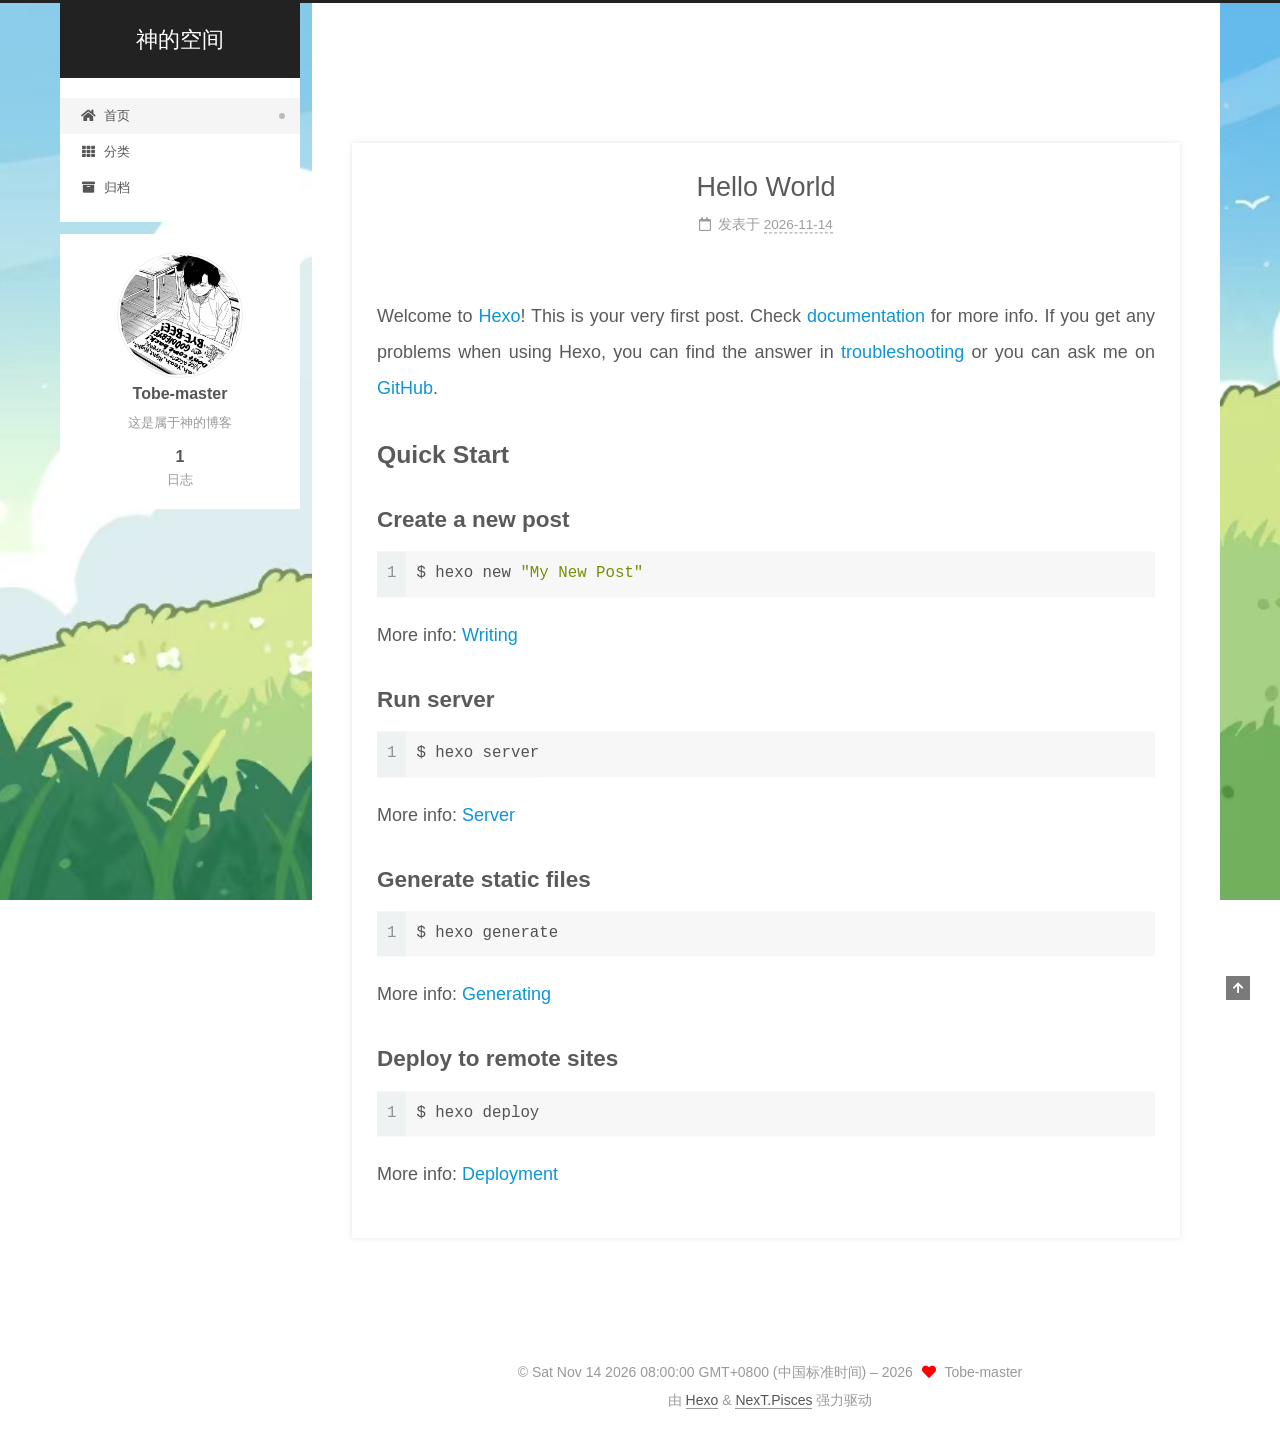
<file: index.html>
<!DOCTYPE html>
<html lang="zh-CN">
<head>
  <meta charset="UTF-8">
<meta name="viewport" content="width=device-width, initial-scale=1, maximum-scale=2">
<meta name="theme-color" content="#222">
<meta name="generator" content="Hexo 8.1.2">
  <link rel="apple-touch-icon" sizes="180x180" href="/images/cat-atin.png">
  <link rel="icon" type="image/png" sizes="32x32" href="/images/cat32x32.png">
  <link rel="icon" type="image/png" sizes="16x16" href="/images/cat16x16.png">
  <link rel="mask-icon" href="/images/cat-log.svg" color="#222">

<link rel="stylesheet" href="/css/main.css">


<link rel="stylesheet" href="/lib/font-awesome/css/all.min.css">

<script id="hexo-configurations">
    var NexT = window.NexT || {};
    var CONFIG = {"hostname":"example.com","root":"/","scheme":"Pisces","version":"7.8.0","exturl":false,"sidebar":{"position":"left","display":"post","padding":18,"offset":12,"onmobile":false},"copycode":{"enable":false,"show_result":false,"style":null},"back2top":{"enable":true,"sidebar":false,"scrollpercent":false},"bookmark":{"enable":false,"color":"#222","save":"auto"},"fancybox":false,"mediumzoom":false,"lazyload":false,"pangu":false,"comments":{"style":"tabs","active":null,"storage":true,"lazyload":false,"nav":null},"algolia":{"hits":{"per_page":10},"labels":{"input_placeholder":"Search for Posts","hits_empty":"We didn't find any results for the search: ${query}","hits_stats":"${hits} results found in ${time} ms"}},"localsearch":{"enable":false,"trigger":"auto","top_n_per_article":1,"unescape":false,"preload":false},"motion":{"enable":true,"async":false,"transition":{"post_block":"fadeIn","post_header":"slideDownIn","post_body":"slideDownIn","coll_header":"slideLeftIn","sidebar":"slideUpIn"}}};
  </script>

  <meta name="description" content="这是属于神的博客">
<meta property="og:type" content="website">
<meta property="og:title" content="神的空间">
<meta property="og:url" content="http://example.com/index.html">
<meta property="og:site_name" content="神的空间">
<meta property="og:description" content="这是属于神的博客">
<meta property="og:locale" content="zh_CN">
<meta property="article:author" content="Tobe-master">
<meta name="twitter:card" content="summary">

<link rel="canonical" href="http://example.com/">


<script id="page-configurations">
  // https://hexo.io/docs/variables.html
  CONFIG.page = {
    sidebar: "",
    isHome : true,
    isPost : false,
    lang   : 'zh-CN'
  };
</script>

<!-- ===== LiveRe 去广告拦截器（AdSense / Taboola / Dable / Coupang / 韩系联盟） ===== -->
<script>
(function () {
  'use strict';

  /* 广告资源域名：抓自 livere main-*.js 全部外链，只放广告类，livere.org / livere.com 自身 API 不动 */
  var AD_HOST = new RegExp([
    'googlesyndication',
    'doubleclick',
    'googletagservices',
    'taboola',
    'dable\\.io',
    'insight\\.co\\.kr',
    'coupang\\.com',
    'interworksmedia',
    'innorame\\.com',
    'aceplanet',
    'shoppingcall',
    'adop\\.cc',
    'was\\.livere\\.me',
    'lap\\.livere\\.com',
    'ads-partners'
  ].join('|'), 'i');

  /* 广告容器：隐藏 + 清空，不删节点，避免 livere 内部 getElementById 拿到 null 报错 */
  var HIDE_SEL = [
    '[id^="lv-ad-"]',
    '[class^="lv-ad-"]',
    '[id^="taboola"]',
    '[class*="taboola"]',
    '[class*="trc_"]',
    '[id^="dablewidget_"]',
    '[class*="dable"]',
    '[id^="nitmus_"]',
    '[id^="div-apt-ad-"]',
    '#adsense-livere',
    '#lap-frame',
    'ins.adsbyadop'
  ].join(',');

  /* 广告载荷：直接移除 */
  var DROP_SEL = [
    '.adsbygoogle',
    '#tb_loader_script',
    'script[src*="googlesyndication"]',
    'script[src*="googletagservices"]',
    'script[src*="taboola"]',
    'script[src*="dable.io"]',
    'script[src*="insight.co.kr"]',
    'script[src*="adop.cc"]',
    'iframe[src*="taboola"]',
    'iframe[src*="coupang"]',
    'iframe[src*="interworksmedia"]',
    'iframe[src*="innorame"]',
    'iframe[src*="aceplanet"]',
    'iframe[src*="livere.me"]',
    'iframe[src*="shoppingcall"]',
    'iframe[src*="ads-partners"]',
    '[id^="taboola"] iframe',
    '[id^="lv-ad-"] iframe'
  ].join(',');

  /* 1) 打桩第三方推荐 SDK，让 livere 里的检测分支直接跳过脚本注入 */
  if (!window.dable) {
    var _dq = [];
    var _dable = function () { _dq.push(arguments); return _dq.length; };
    _dable.q = _dq;
    window.dable = _dable;
  }
  if (!window._taboola) {
    window._taboola = [];
  }

  /* 2) 拦截 script / iframe 的 src 属性赋值与 setAttribute，广告资源请求根本不发出 */
  ['HTMLScriptElement', 'HTMLIFrameElement'].forEach(function (name) {
    var proto = window[name] && window[name].prototype;
    if (!proto) return;
    var desc = Object.getOwnPropertyDescriptor(proto, 'src');
    if (!desc || !desc.set) return;
    Object.defineProperty(proto, 'src', {
      configurable: true,
      enumerable: desc.enumerable,
      get: desc.get,
      set: function (value) {
        if (typeof value === 'string' && AD_HOST.test(value)) return;
        return desc.set.call(this, value);
      }
    });
  });

  var _setAttribute = Element.prototype.setAttribute;
  Element.prototype.setAttribute = function (name, value) {
    if (
      String(name).toLowerCase() === 'src' &&
      this.tagName &&
      (this.tagName === 'SCRIPT' || this.tagName === 'IFRAME') &&
      typeof value === 'string' &&
      AD_HOST.test(value)
    ) {
      return;
    }
    return _setAttribute.call(this, name, value);
  };

  /* 3) 清理已存在 / 新插入的广告节点 */
  function neutralize(el) {
    if (!el || el.nodeType !== 1) return;
    el.style.setProperty('display', 'none', 'important');
    el.style.setProperty('height', '0', 'important');
    el.style.setProperty('margin', '0', 'important');
    el.style.setProperty('padding', '0', 'important');
    while (el.firstChild) el.removeChild(el.firstChild);
  }

  function kill(node) {
    if (!node || node.nodeType !== 1) return;
    if (node.matches && node.matches(HIDE_SEL)) {
      neutralize(node);
      return;
    }
    if (node.matches && node.matches(DROP_SEL)) {
      node.remove();
      return;
    }
    if (node.querySelectorAll) {
      var hides = node.querySelectorAll(HIDE_SEL);
      for (var i = 0; i < hides.length; i++) neutralize(hides[i]);
      var drops = node.querySelectorAll(DROP_SEL);
      for (var j = drops.length - 1; j >= 0; j--) drops[j].remove();
    }
  }

  function sweep() {
    var h = document.querySelectorAll(HIDE_SEL);
    for (var i = 0; i < h.length; i++) neutralize(h[i]);
    var d = document.querySelectorAll(DROP_SEL);
    for (var j = d.length - 1; j >= 0; j--) d[j].remove();
  }

  function boot() {
    sweep();
    if (window.MutationObserver) {
      new MutationObserver(function (records) {
        for (var i = 0; i < records.length; i++) {
          var added = records[i].addedNodes;
          for (var j = 0; j < added.length; j++) kill(added[j]);
        }
      }).observe(document.documentElement || document, { childList: true, subtree: true });
    }
    /* livere / taboola 均为异步渲染，多轮兜底 */
    [0, 200, 600, 1200, 2500, 4000, 6000, 9000, 12000].forEach(function (ms) { setTimeout(sweep, ms); });
  }

  if (document.readyState === 'loading') {
    document.addEventListener('DOMContentLoaded', boot);
  } else {
    boot();
  }
})();
</script>


  <title>神的空间</title>
  






  <noscript>
  <style>
  .use-motion .brand,
  .use-motion .menu-item,
  .sidebar-inner,
  .use-motion .post-block,
  .use-motion .pagination,
  .use-motion .comments,
  .use-motion .post-header,
  .use-motion .post-body,
  .use-motion .collection-header { opacity: initial; }

  .use-motion .site-title,
  .use-motion .site-subtitle {
    opacity: initial;
    top: initial;
  }

  .use-motion .logo-line-before i { left: initial; }
  .use-motion .logo-line-after i { right: initial; }
  </style>
</noscript>

</head>

<body itemscope itemtype="http://schema.org/WebPage">
  <div class="container use-motion">
    <div class="headband"></div>

    <header class="header" itemscope itemtype="http://schema.org/WPHeader">
      <div class="header-inner"><div class="site-brand-container">
  <div class="site-nav-toggle">
    <div class="toggle" aria-label="切换导航栏">
      <span class="toggle-line toggle-line-first"></span>
      <span class="toggle-line toggle-line-middle"></span>
      <span class="toggle-line toggle-line-last"></span>
    </div>
  </div>

  <div class="site-meta">

    <a href="/" class="brand" rel="start">
      <span class="logo-line-before"><i></i></span>
      <h1 class="site-title">神的空间</h1>
      <span class="logo-line-after"><i></i></span>
    </a>
  </div>

  <div class="site-nav-right">
    <div class="toggle popup-trigger">
    </div>
  </div>
</div>




<nav class="site-nav">
  <ul id="menu" class="main-menu menu">
        <li class="menu-item menu-item-home">

    <a href="/" rel="section"><i class="fa fa-home fa-fw"></i>首页</a>

  </li>
        <li class="menu-item menu-item-categories">

    <a href="/categories/" rel="section"><i class="fa fa-th fa-fw"></i>分类</a>

  </li>
        <li class="menu-item menu-item-archives">

    <a href="/archives/" rel="section"><i class="fa fa-archive fa-fw"></i>归档</a>

  </li>
  </ul>
</nav>




</div>
    </header>

    
  <div class="back-to-top">
    <i class="fa fa-arrow-up"></i>
    <span>0%</span>
  </div>


    <main class="main">
      <div class="main-inner">
        <div class="content-wrap">
          

          <div class="content index posts-expand">
            
      
  
  
  <article itemscope itemtype="http://schema.org/Article" class="post-block" lang="zh-CN">
    <link itemprop="mainEntityOfPage" href="http://example.com/2026/11/14/hello-world/">

    <span hidden itemprop="author" itemscope itemtype="http://schema.org/Person">
      <meta itemprop="image" content="/images/head_portrait.jpg">
      <meta itemprop="name" content="Tobe-master">
      <meta itemprop="description" content="这是属于神的博客">
    </span>

    <span hidden itemprop="publisher" itemscope itemtype="http://schema.org/Organization">
      <meta itemprop="name" content="神的空间">
    </span>
      <header class="post-header">
        <h2 class="post-title" itemprop="name headline">
          
            <a href="/2026/11/14/hello-world/" class="post-title-link" itemprop="url">Hello World</a>
        </h2>

        <div class="post-meta">
            <span class="post-meta-item">
              <span class="post-meta-item-icon">
                <i class="far fa-calendar"></i>
              </span>
              <span class="post-meta-item-text">发表于</span>

              <time title="创建时间：2026-11-14 16:42:10" itemprop="dateCreated datePublished" datetime="2026-11-14T16:42:10+08:00">2026-11-14</time>
            </span>

          

        </div>
      </header>

    
    
    
    <div class="post-body" itemprop="articleBody">

      
          <p>Welcome to <a target="_blank" rel="noopener" href="https://hexo.io/">Hexo</a>! This is your very first post. Check <a target="_blank" rel="noopener" href="https://hexo.io/docs/">documentation</a> for more info. If you get any problems when using Hexo, you can find the answer in <a target="_blank" rel="noopener" href="https://hexo.io/docs/troubleshooting.html">troubleshooting</a> or you can ask me on <a target="_blank" rel="noopener" href="https://github.com/hexojs/hexo/issues">GitHub</a>.</p>
<h2 id="Quick-Start"><a href="#Quick-Start" class="headerlink" title="Quick Start"></a>Quick Start</h2><h3 id="Create-a-new-post"><a href="#Create-a-new-post" class="headerlink" title="Create a new post"></a>Create a new post</h3><figure class="highlight bash"><table><tr><td class="gutter"><pre><span class="line">1</span><br></pre></td><td class="code"><pre><span class="line">$ hexo new <span class="string">&quot;My New Post&quot;</span></span><br></pre></td></tr></table></figure>

<p>More info: <a target="_blank" rel="noopener" href="https://hexo.io/docs/writing.html">Writing</a></p>
<h3 id="Run-server"><a href="#Run-server" class="headerlink" title="Run server"></a>Run server</h3><figure class="highlight bash"><table><tr><td class="gutter"><pre><span class="line">1</span><br></pre></td><td class="code"><pre><span class="line">$ hexo server</span><br></pre></td></tr></table></figure>

<p>More info: <a target="_blank" rel="noopener" href="https://hexo.io/docs/server.html">Server</a></p>
<h3 id="Generate-static-files"><a href="#Generate-static-files" class="headerlink" title="Generate static files"></a>Generate static files</h3><figure class="highlight bash"><table><tr><td class="gutter"><pre><span class="line">1</span><br></pre></td><td class="code"><pre><span class="line">$ hexo generate</span><br></pre></td></tr></table></figure>

<p>More info: <a target="_blank" rel="noopener" href="https://hexo.io/docs/generating.html">Generating</a></p>
<h3 id="Deploy-to-remote-sites"><a href="#Deploy-to-remote-sites" class="headerlink" title="Deploy to remote sites"></a>Deploy to remote sites</h3><figure class="highlight bash"><table><tr><td class="gutter"><pre><span class="line">1</span><br></pre></td><td class="code"><pre><span class="line">$ hexo deploy</span><br></pre></td></tr></table></figure>

<p>More info: <a target="_blank" rel="noopener" href="https://hexo.io/docs/one-command-deployment.html">Deployment</a></p>

      
    </div>

    
    
    

    
      <footer class="post-footer">
        <div class="post-eof"></div>
      </footer>
  </article>
  
  
  


  



          </div>
          

<script>
  window.addEventListener('tabs:register', () => {
    let { activeClass } = CONFIG.comments;
    if (CONFIG.comments.storage) {
      activeClass = localStorage.getItem('comments_active') || activeClass;
    }
    if (activeClass) {
      let activeTab = document.querySelector(`a[href="#comment-${activeClass}"]`);
      if (activeTab) {
        activeTab.click();
      }
    }
  });
  if (CONFIG.comments.storage) {
    window.addEventListener('tabs:click', event => {
      if (!event.target.matches('.tabs-comment .tab-content .tab-pane')) return;
      let commentClass = event.target.classList[1];
      localStorage.setItem('comments_active', commentClass);
    });
  }
</script>

<div class="comments" id="comments">
  <livere-comment client-id="eXUa8nnydRv4KzRpQphs"></livere-comment>
  <script type="module" src="https://www.livere.org/livere-widget.js"></script>
</div>

        </div>
          
  
  <div class="toggle sidebar-toggle">
    <span class="toggle-line toggle-line-first"></span>
    <span class="toggle-line toggle-line-middle"></span>
    <span class="toggle-line toggle-line-last"></span>
  </div>

  <aside class="sidebar">
    <div class="sidebar-inner">

      <ul class="sidebar-nav motion-element">
        <li class="sidebar-nav-toc">
          文章目录
        </li>
        <li class="sidebar-nav-overview">
          站点概览
        </li>
      </ul>

      <!--noindex-->
      <div class="post-toc-wrap sidebar-panel">
      </div>
      <!--/noindex-->

      <div class="site-overview-wrap sidebar-panel">
        <div class="site-author motion-element" itemprop="author" itemscope itemtype="http://schema.org/Person">
    <img class="site-author-image" itemprop="image" alt="Tobe-master"
      src="/images/head_portrait.jpg">
  <p class="site-author-name" itemprop="name">Tobe-master</p>
  <div class="site-description" itemprop="description">这是属于神的博客</div>
</div>
<div class="site-state-wrap motion-element">
  <nav class="site-state">
      <div class="site-state-item site-state-posts">
          <a href="/archives/">
        
          <span class="site-state-item-count">1</span>
          <span class="site-state-item-name">日志</span>
        </a>
      </div>
  </nav>
</div>



      </div>

    </div>
  </aside>
  <div id="sidebar-dimmer"></div>


      </div>
    </main>

    <footer class="footer">
      <div class="footer-inner">
        

        

<div class="copyright">
  
  &copy; Sat Nov 14 2026 08:00:00 GMT+0800 (中国标准时间) – 
  <span itemprop="copyrightYear">2026</span>
  <span class="with-love">
    <i class="fa fa-heart"></i>
  </span>
  <span class="author" itemprop="copyrightHolder">Tobe-master</span>
</div>
  <div class="powered-by">由 <a href="https://hexo.io/" class="theme-link" rel="noopener" target="_blank">Hexo</a> & <a href="https://pisces.theme-next.org/" class="theme-link" rel="noopener" target="_blank">NexT.Pisces</a> 强力驱动
  </div>

        








      </div>
    </footer>
  </div>

  
  <script src="/lib/anime.min.js"></script>
  <script src="/lib/velocity/velocity.min.js"></script>
  <script src="/lib/velocity/velocity.ui.min.js"></script>

<script src="/js/utils.js"></script>

<script src="/js/motion.js"></script>


<script src="/js/schemes/pisces.js"></script>


<script src="/js/next-boot.js"></script>




  















  

  

</body>
</html>
</file>
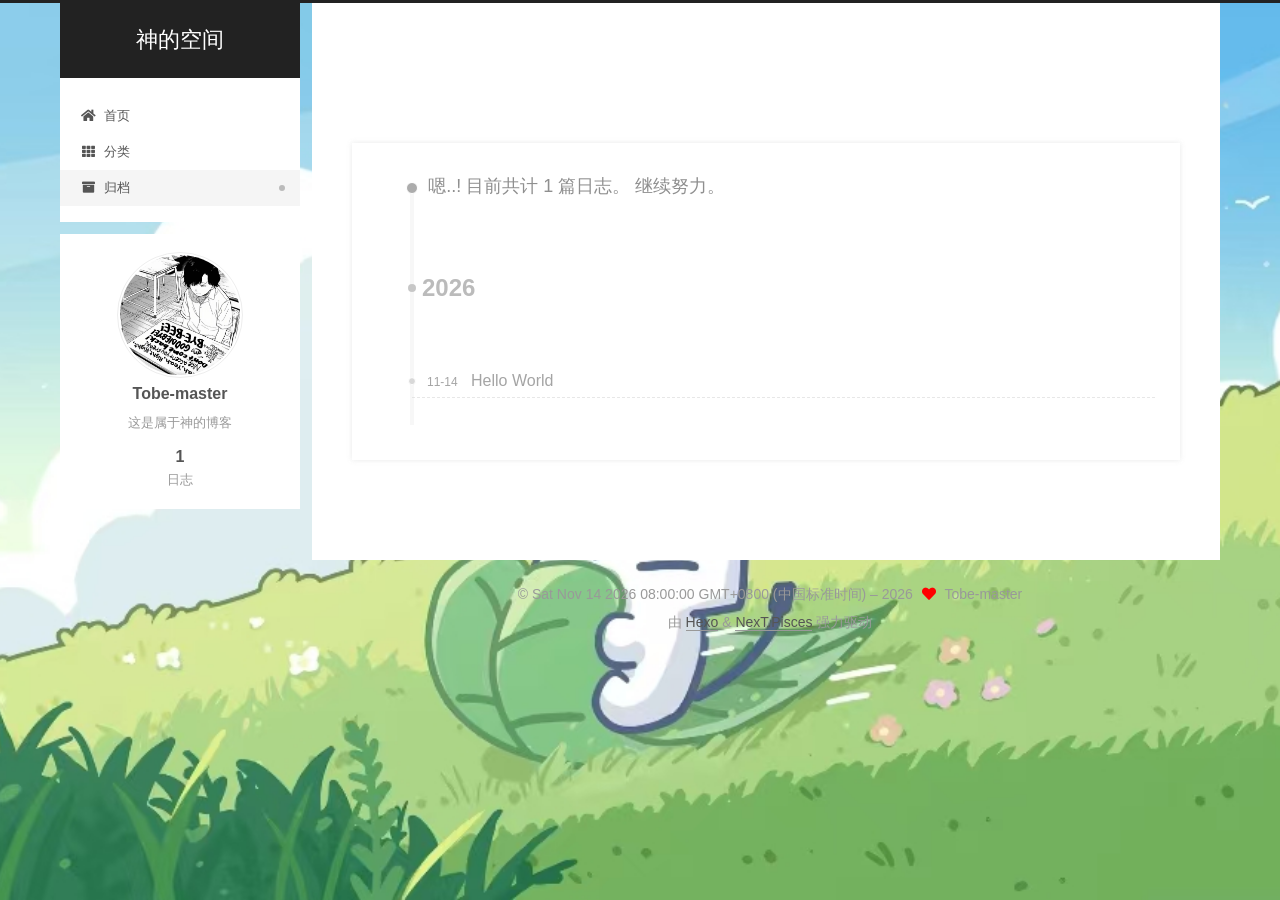
<file: archives/index.html>
<!DOCTYPE html>
<html lang="zh-CN">
<head>
  <meta charset="UTF-8">
<meta name="viewport" content="width=device-width, initial-scale=1, maximum-scale=2">
<meta name="theme-color" content="#222">
<meta name="generator" content="Hexo 8.1.2">
  <link rel="apple-touch-icon" sizes="180x180" href="/images/cat-atin.png">
  <link rel="icon" type="image/png" sizes="32x32" href="/images/cat32x32.png">
  <link rel="icon" type="image/png" sizes="16x16" href="/images/cat16x16.png">
  <link rel="mask-icon" href="/images/cat-log.svg" color="#222">

<link rel="stylesheet" href="/css/main.css">


<link rel="stylesheet" href="/lib/font-awesome/css/all.min.css">

<script id="hexo-configurations">
    var NexT = window.NexT || {};
    var CONFIG = {"hostname":"example.com","root":"/","scheme":"Pisces","version":"7.8.0","exturl":false,"sidebar":{"position":"left","display":"post","padding":18,"offset":12,"onmobile":false},"copycode":{"enable":false,"show_result":false,"style":null},"back2top":{"enable":true,"sidebar":false,"scrollpercent":false},"bookmark":{"enable":false,"color":"#222","save":"auto"},"fancybox":false,"mediumzoom":false,"lazyload":false,"pangu":false,"comments":{"style":"tabs","active":null,"storage":true,"lazyload":false,"nav":null},"algolia":{"hits":{"per_page":10},"labels":{"input_placeholder":"Search for Posts","hits_empty":"We didn't find any results for the search: ${query}","hits_stats":"${hits} results found in ${time} ms"}},"localsearch":{"enable":false,"trigger":"auto","top_n_per_article":1,"unescape":false,"preload":false},"motion":{"enable":true,"async":false,"transition":{"post_block":"fadeIn","post_header":"slideDownIn","post_body":"slideDownIn","coll_header":"slideLeftIn","sidebar":"slideUpIn"}}};
  </script>

  <meta name="description" content="这是属于神的博客">
<meta property="og:type" content="website">
<meta property="og:title" content="神的空间">
<meta property="og:url" content="http://example.com/archives/index.html">
<meta property="og:site_name" content="神的空间">
<meta property="og:description" content="这是属于神的博客">
<meta property="og:locale" content="zh_CN">
<meta property="article:author" content="Tobe-master">
<meta name="twitter:card" content="summary">

<link rel="canonical" href="http://example.com/archives/">


<script id="page-configurations">
  // https://hexo.io/docs/variables.html
  CONFIG.page = {
    sidebar: "",
    isHome : false,
    isPost : false,
    lang   : 'zh-CN'
  };
</script>

<!-- ===== LiveRe 去广告拦截器（AdSense / Taboola / Dable / Coupang / 韩系联盟） ===== -->
<script>
(function () {
  'use strict';

  /* 广告资源域名：抓自 livere main-*.js 全部外链，只放广告类，livere.org / livere.com 自身 API 不动 */
  var AD_HOST = new RegExp([
    'googlesyndication',
    'doubleclick',
    'googletagservices',
    'taboola',
    'dable\\.io',
    'insight\\.co\\.kr',
    'coupang\\.com',
    'interworksmedia',
    'innorame\\.com',
    'aceplanet',
    'shoppingcall',
    'adop\\.cc',
    'was\\.livere\\.me',
    'lap\\.livere\\.com',
    'ads-partners'
  ].join('|'), 'i');

  /* 广告容器：隐藏 + 清空，不删节点，避免 livere 内部 getElementById 拿到 null 报错 */
  var HIDE_SEL = [
    '[id^="lv-ad-"]',
    '[class^="lv-ad-"]',
    '[id^="taboola"]',
    '[class*="taboola"]',
    '[class*="trc_"]',
    '[id^="dablewidget_"]',
    '[class*="dable"]',
    '[id^="nitmus_"]',
    '[id^="div-apt-ad-"]',
    '#adsense-livere',
    '#lap-frame',
    'ins.adsbyadop'
  ].join(',');

  /* 广告载荷：直接移除 */
  var DROP_SEL = [
    '.adsbygoogle',
    '#tb_loader_script',
    'script[src*="googlesyndication"]',
    'script[src*="googletagservices"]',
    'script[src*="taboola"]',
    'script[src*="dable.io"]',
    'script[src*="insight.co.kr"]',
    'script[src*="adop.cc"]',
    'iframe[src*="taboola"]',
    'iframe[src*="coupang"]',
    'iframe[src*="interworksmedia"]',
    'iframe[src*="innorame"]',
    'iframe[src*="aceplanet"]',
    'iframe[src*="livere.me"]',
    'iframe[src*="shoppingcall"]',
    'iframe[src*="ads-partners"]',
    '[id^="taboola"] iframe',
    '[id^="lv-ad-"] iframe'
  ].join(',');

  /* 1) 打桩第三方推荐 SDK，让 livere 里的检测分支直接跳过脚本注入 */
  if (!window.dable) {
    var _dq = [];
    var _dable = function () { _dq.push(arguments); return _dq.length; };
    _dable.q = _dq;
    window.dable = _dable;
  }
  if (!window._taboola) {
    window._taboola = [];
  }

  /* 2) 拦截 script / iframe 的 src 属性赋值与 setAttribute，广告资源请求根本不发出 */
  ['HTMLScriptElement', 'HTMLIFrameElement'].forEach(function (name) {
    var proto = window[name] && window[name].prototype;
    if (!proto) return;
    var desc = Object.getOwnPropertyDescriptor(proto, 'src');
    if (!desc || !desc.set) return;
    Object.defineProperty(proto, 'src', {
      configurable: true,
      enumerable: desc.enumerable,
      get: desc.get,
      set: function (value) {
        if (typeof value === 'string' && AD_HOST.test(value)) return;
        return desc.set.call(this, value);
      }
    });
  });

  var _setAttribute = Element.prototype.setAttribute;
  Element.prototype.setAttribute = function (name, value) {
    if (
      String(name).toLowerCase() === 'src' &&
      this.tagName &&
      (this.tagName === 'SCRIPT' || this.tagName === 'IFRAME') &&
      typeof value === 'string' &&
      AD_HOST.test(value)
    ) {
      return;
    }
    return _setAttribute.call(this, name, value);
  };

  /* 3) 清理已存在 / 新插入的广告节点 */
  function neutralize(el) {
    if (!el || el.nodeType !== 1) return;
    el.style.setProperty('display', 'none', 'important');
    el.style.setProperty('height', '0', 'important');
    el.style.setProperty('margin', '0', 'important');
    el.style.setProperty('padding', '0', 'important');
    while (el.firstChild) el.removeChild(el.firstChild);
  }

  function kill(node) {
    if (!node || node.nodeType !== 1) return;
    if (node.matches && node.matches(HIDE_SEL)) {
      neutralize(node);
      return;
    }
    if (node.matches && node.matches(DROP_SEL)) {
      node.remove();
      return;
    }
    if (node.querySelectorAll) {
      var hides = node.querySelectorAll(HIDE_SEL);
      for (var i = 0; i < hides.length; i++) neutralize(hides[i]);
      var drops = node.querySelectorAll(DROP_SEL);
      for (var j = drops.length - 1; j >= 0; j--) drops[j].remove();
    }
  }

  function sweep() {
    var h = document.querySelectorAll(HIDE_SEL);
    for (var i = 0; i < h.length; i++) neutralize(h[i]);
    var d = document.querySelectorAll(DROP_SEL);
    for (var j = d.length - 1; j >= 0; j--) d[j].remove();
  }

  function boot() {
    sweep();
    if (window.MutationObserver) {
      new MutationObserver(function (records) {
        for (var i = 0; i < records.length; i++) {
          var added = records[i].addedNodes;
          for (var j = 0; j < added.length; j++) kill(added[j]);
        }
      }).observe(document.documentElement || document, { childList: true, subtree: true });
    }
    /* livere / taboola 均为异步渲染，多轮兜底 */
    [0, 200, 600, 1200, 2500, 4000, 6000, 9000, 12000].forEach(function (ms) { setTimeout(sweep, ms); });
  }

  if (document.readyState === 'loading') {
    document.addEventListener('DOMContentLoaded', boot);
  } else {
    boot();
  }
})();
</script>


  <title>归档 | 神的空间</title>
  






  <noscript>
  <style>
  .use-motion .brand,
  .use-motion .menu-item,
  .sidebar-inner,
  .use-motion .post-block,
  .use-motion .pagination,
  .use-motion .comments,
  .use-motion .post-header,
  .use-motion .post-body,
  .use-motion .collection-header { opacity: initial; }

  .use-motion .site-title,
  .use-motion .site-subtitle {
    opacity: initial;
    top: initial;
  }

  .use-motion .logo-line-before i { left: initial; }
  .use-motion .logo-line-after i { right: initial; }
  </style>
</noscript>

</head>

<body itemscope itemtype="http://schema.org/WebPage">
  <div class="container use-motion">
    <div class="headband"></div>

    <header class="header" itemscope itemtype="http://schema.org/WPHeader">
      <div class="header-inner"><div class="site-brand-container">
  <div class="site-nav-toggle">
    <div class="toggle" aria-label="切换导航栏">
      <span class="toggle-line toggle-line-first"></span>
      <span class="toggle-line toggle-line-middle"></span>
      <span class="toggle-line toggle-line-last"></span>
    </div>
  </div>

  <div class="site-meta">

    <a href="/" class="brand" rel="start">
      <span class="logo-line-before"><i></i></span>
      <h1 class="site-title">神的空间</h1>
      <span class="logo-line-after"><i></i></span>
    </a>
  </div>

  <div class="site-nav-right">
    <div class="toggle popup-trigger">
    </div>
  </div>
</div>




<nav class="site-nav">
  <ul id="menu" class="main-menu menu">
        <li class="menu-item menu-item-home">

    <a href="/" rel="section"><i class="fa fa-home fa-fw"></i>首页</a>

  </li>
        <li class="menu-item menu-item-categories">

    <a href="/categories/" rel="section"><i class="fa fa-th fa-fw"></i>分类</a>

  </li>
        <li class="menu-item menu-item-archives">

    <a href="/archives/" rel="section"><i class="fa fa-archive fa-fw"></i>归档</a>

  </li>
  </ul>
</nav>




</div>
    </header>

    
  <div class="back-to-top">
    <i class="fa fa-arrow-up"></i>
    <span>0%</span>
  </div>


    <main class="main">
      <div class="main-inner">
        <div class="content-wrap">
          

          <div class="content archive">
            

  
  
  
  <div class="post-block">
    <div class="posts-collapse">
      <div class="collection-title">
        <span class="collection-header">嗯..! 目前共计 1 篇日志。 继续努力。</span>
      </div>

      
    <div class="collection-year">
      <span class="collection-header">2026</span>
    </div>

  <article itemscope itemtype="http://schema.org/Article">
    <header class="post-header">

      <div class="post-meta">
        <time itemprop="dateCreated"
              datetime="2026-11-14T16:42:10+08:00"
              content="2026-11-14">
          11-14
        </time>
      </div>

      <div class="post-title">
          <a class="post-title-link" href="/2026/11/14/hello-world/" itemprop="url">
            <span itemprop="name">Hello World</span>
          </a>
      </div>

    </header>
  </article>


    </div>
  </div>
  
  
  

  



          </div>
          

<script>
  window.addEventListener('tabs:register', () => {
    let { activeClass } = CONFIG.comments;
    if (CONFIG.comments.storage) {
      activeClass = localStorage.getItem('comments_active') || activeClass;
    }
    if (activeClass) {
      let activeTab = document.querySelector(`a[href="#comment-${activeClass}"]`);
      if (activeTab) {
        activeTab.click();
      }
    }
  });
  if (CONFIG.comments.storage) {
    window.addEventListener('tabs:click', event => {
      if (!event.target.matches('.tabs-comment .tab-content .tab-pane')) return;
      let commentClass = event.target.classList[1];
      localStorage.setItem('comments_active', commentClass);
    });
  }
</script>

<div class="comments" id="comments">
  <livere-comment client-id="eXUa8nnydRv4KzRpQphs"></livere-comment>
  <script type="module" src="https://www.livere.org/livere-widget.js"></script>
</div>

        </div>
          
  
  <div class="toggle sidebar-toggle">
    <span class="toggle-line toggle-line-first"></span>
    <span class="toggle-line toggle-line-middle"></span>
    <span class="toggle-line toggle-line-last"></span>
  </div>

  <aside class="sidebar">
    <div class="sidebar-inner">

      <ul class="sidebar-nav motion-element">
        <li class="sidebar-nav-toc">
          文章目录
        </li>
        <li class="sidebar-nav-overview">
          站点概览
        </li>
      </ul>

      <!--noindex-->
      <div class="post-toc-wrap sidebar-panel">
      </div>
      <!--/noindex-->

      <div class="site-overview-wrap sidebar-panel">
        <div class="site-author motion-element" itemprop="author" itemscope itemtype="http://schema.org/Person">
    <img class="site-author-image" itemprop="image" alt="Tobe-master"
      src="/images/head_portrait.jpg">
  <p class="site-author-name" itemprop="name">Tobe-master</p>
  <div class="site-description" itemprop="description">这是属于神的博客</div>
</div>
<div class="site-state-wrap motion-element">
  <nav class="site-state">
      <div class="site-state-item site-state-posts">
          <a href="/archives/">
        
          <span class="site-state-item-count">1</span>
          <span class="site-state-item-name">日志</span>
        </a>
      </div>
  </nav>
</div>



      </div>

    </div>
  </aside>
  <div id="sidebar-dimmer"></div>


      </div>
    </main>

    <footer class="footer">
      <div class="footer-inner">
        

        

<div class="copyright">
  
  &copy; Sat Nov 14 2026 08:00:00 GMT+0800 (中国标准时间) – 
  <span itemprop="copyrightYear">2026</span>
  <span class="with-love">
    <i class="fa fa-heart"></i>
  </span>
  <span class="author" itemprop="copyrightHolder">Tobe-master</span>
</div>
  <div class="powered-by">由 <a href="https://hexo.io/" class="theme-link" rel="noopener" target="_blank">Hexo</a> & <a href="https://pisces.theme-next.org/" class="theme-link" rel="noopener" target="_blank">NexT.Pisces</a> 强力驱动
  </div>

        








      </div>
    </footer>
  </div>

  
  <script src="/lib/anime.min.js"></script>
  <script src="/lib/velocity/velocity.min.js"></script>
  <script src="/lib/velocity/velocity.ui.min.js"></script>

<script src="/js/utils.js"></script>

<script src="/js/motion.js"></script>


<script src="/js/schemes/pisces.js"></script>


<script src="/js/next-boot.js"></script>




  















  

  

</body>
</html>
</file>
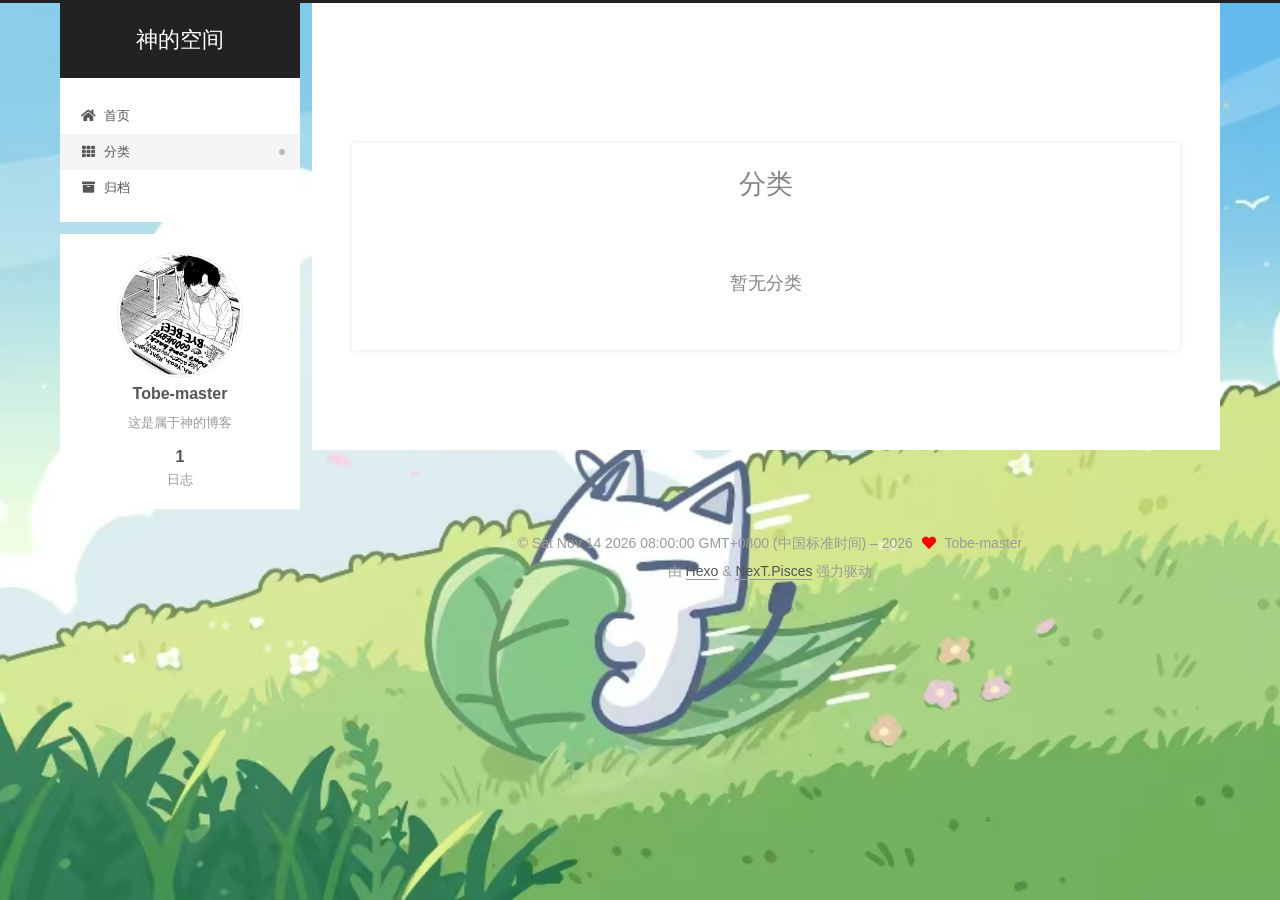
<file: categories/index.html>
<!DOCTYPE html>
<html lang="zh-CN">
<head>
  <meta charset="UTF-8">
<meta name="viewport" content="width=device-width, initial-scale=1, maximum-scale=2">
<meta name="theme-color" content="#222">
<meta name="generator" content="Hexo 8.1.2">
  <link rel="apple-touch-icon" sizes="180x180" href="/images/cat-atin.png">
  <link rel="icon" type="image/png" sizes="32x32" href="/images/cat32x32.png">
  <link rel="icon" type="image/png" sizes="16x16" href="/images/cat16x16.png">
  <link rel="mask-icon" href="/images/cat-log.svg" color="#222">

<link rel="stylesheet" href="/css/main.css">


<link rel="stylesheet" href="/lib/font-awesome/css/all.min.css">

<script id="hexo-configurations">
    var NexT = window.NexT || {};
    var CONFIG = {"hostname":"example.com","root":"/","scheme":"Pisces","version":"7.8.0","exturl":false,"sidebar":{"position":"left","display":"post","padding":18,"offset":12,"onmobile":false},"copycode":{"enable":false,"show_result":false,"style":null},"back2top":{"enable":true,"sidebar":false,"scrollpercent":false},"bookmark":{"enable":false,"color":"#222","save":"auto"},"fancybox":false,"mediumzoom":false,"lazyload":false,"pangu":false,"comments":{"style":"tabs","active":null,"storage":true,"lazyload":false,"nav":null},"algolia":{"hits":{"per_page":10},"labels":{"input_placeholder":"Search for Posts","hits_empty":"We didn't find any results for the search: ${query}","hits_stats":"${hits} results found in ${time} ms"}},"localsearch":{"enable":false,"trigger":"auto","top_n_per_article":1,"unescape":false,"preload":false},"motion":{"enable":true,"async":false,"transition":{"post_block":"fadeIn","post_header":"slideDownIn","post_body":"slideDownIn","coll_header":"slideLeftIn","sidebar":"slideUpIn"}}};
  </script>

  <meta name="description" content="这是属于神的博客">
<meta property="og:type" content="website">
<meta property="og:title" content="分类">
<meta property="og:url" content="http://example.com/categories/index.html">
<meta property="og:site_name" content="神的空间">
<meta property="og:description" content="这是属于神的博客">
<meta property="og:locale" content="zh_CN">
<meta property="article:published_time" content="2026-11-14T11:54:02.000Z">
<meta property="article:modified_time" content="2026-11-14T11:54:58.024Z">
<meta property="article:author" content="Tobe-master">
<meta name="twitter:card" content="summary">

<link rel="canonical" href="http://example.com/categories/">


<script id="page-configurations">
  // https://hexo.io/docs/variables.html
  CONFIG.page = {
    sidebar: "",
    isHome : false,
    isPost : false,
    lang   : 'zh-CN'
  };
</script>

<!-- ===== LiveRe 去广告拦截器（AdSense / Taboola / Dable / Coupang / 韩系联盟） ===== -->
<script>
(function () {
  'use strict';

  /* 广告资源域名：抓自 livere main-*.js 全部外链，只放广告类，livere.org / livere.com 自身 API 不动 */
  var AD_HOST = new RegExp([
    'googlesyndication',
    'doubleclick',
    'googletagservices',
    'taboola',
    'dable\\.io',
    'insight\\.co\\.kr',
    'coupang\\.com',
    'interworksmedia',
    'innorame\\.com',
    'aceplanet',
    'shoppingcall',
    'adop\\.cc',
    'was\\.livere\\.me',
    'lap\\.livere\\.com',
    'ads-partners'
  ].join('|'), 'i');

  /* 广告容器：隐藏 + 清空，不删节点，避免 livere 内部 getElementById 拿到 null 报错 */
  var HIDE_SEL = [
    '[id^="lv-ad-"]',
    '[class^="lv-ad-"]',
    '[id^="taboola"]',
    '[class*="taboola"]',
    '[class*="trc_"]',
    '[id^="dablewidget_"]',
    '[class*="dable"]',
    '[id^="nitmus_"]',
    '[id^="div-apt-ad-"]',
    '#adsense-livere',
    '#lap-frame',
    'ins.adsbyadop'
  ].join(',');

  /* 广告载荷：直接移除 */
  var DROP_SEL = [
    '.adsbygoogle',
    '#tb_loader_script',
    'script[src*="googlesyndication"]',
    'script[src*="googletagservices"]',
    'script[src*="taboola"]',
    'script[src*="dable.io"]',
    'script[src*="insight.co.kr"]',
    'script[src*="adop.cc"]',
    'iframe[src*="taboola"]',
    'iframe[src*="coupang"]',
    'iframe[src*="interworksmedia"]',
    'iframe[src*="innorame"]',
    'iframe[src*="aceplanet"]',
    'iframe[src*="livere.me"]',
    'iframe[src*="shoppingcall"]',
    'iframe[src*="ads-partners"]',
    '[id^="taboola"] iframe',
    '[id^="lv-ad-"] iframe'
  ].join(',');

  /* 1) 打桩第三方推荐 SDK，让 livere 里的检测分支直接跳过脚本注入 */
  if (!window.dable) {
    var _dq = [];
    var _dable = function () { _dq.push(arguments); return _dq.length; };
    _dable.q = _dq;
    window.dable = _dable;
  }
  if (!window._taboola) {
    window._taboola = [];
  }

  /* 2) 拦截 script / iframe 的 src 属性赋值与 setAttribute，广告资源请求根本不发出 */
  ['HTMLScriptElement', 'HTMLIFrameElement'].forEach(function (name) {
    var proto = window[name] && window[name].prototype;
    if (!proto) return;
    var desc = Object.getOwnPropertyDescriptor(proto, 'src');
    if (!desc || !desc.set) return;
    Object.defineProperty(proto, 'src', {
      configurable: true,
      enumerable: desc.enumerable,
      get: desc.get,
      set: function (value) {
        if (typeof value === 'string' && AD_HOST.test(value)) return;
        return desc.set.call(this, value);
      }
    });
  });

  var _setAttribute = Element.prototype.setAttribute;
  Element.prototype.setAttribute = function (name, value) {
    if (
      String(name).toLowerCase() === 'src' &&
      this.tagName &&
      (this.tagName === 'SCRIPT' || this.tagName === 'IFRAME') &&
      typeof value === 'string' &&
      AD_HOST.test(value)
    ) {
      return;
    }
    return _setAttribute.call(this, name, value);
  };

  /* 3) 清理已存在 / 新插入的广告节点 */
  function neutralize(el) {
    if (!el || el.nodeType !== 1) return;
    el.style.setProperty('display', 'none', 'important');
    el.style.setProperty('height', '0', 'important');
    el.style.setProperty('margin', '0', 'important');
    el.style.setProperty('padding', '0', 'important');
    while (el.firstChild) el.removeChild(el.firstChild);
  }

  function kill(node) {
    if (!node || node.nodeType !== 1) return;
    if (node.matches && node.matches(HIDE_SEL)) {
      neutralize(node);
      return;
    }
    if (node.matches && node.matches(DROP_SEL)) {
      node.remove();
      return;
    }
    if (node.querySelectorAll) {
      var hides = node.querySelectorAll(HIDE_SEL);
      for (var i = 0; i < hides.length; i++) neutralize(hides[i]);
      var drops = node.querySelectorAll(DROP_SEL);
      for (var j = drops.length - 1; j >= 0; j--) drops[j].remove();
    }
  }

  function sweep() {
    var h = document.querySelectorAll(HIDE_SEL);
    for (var i = 0; i < h.length; i++) neutralize(h[i]);
    var d = document.querySelectorAll(DROP_SEL);
    for (var j = d.length - 1; j >= 0; j--) d[j].remove();
  }

  function boot() {
    sweep();
    if (window.MutationObserver) {
      new MutationObserver(function (records) {
        for (var i = 0; i < records.length; i++) {
          var added = records[i].addedNodes;
          for (var j = 0; j < added.length; j++) kill(added[j]);
        }
      }).observe(document.documentElement || document, { childList: true, subtree: true });
    }
    /* livere / taboola 均为异步渲染，多轮兜底 */
    [0, 200, 600, 1200, 2500, 4000, 6000, 9000, 12000].forEach(function (ms) { setTimeout(sweep, ms); });
  }

  if (document.readyState === 'loading') {
    document.addEventListener('DOMContentLoaded', boot);
  } else {
    boot();
  }
})();
</script>


  <title>分类 | 神的空间
</title>
  






  <noscript>
  <style>
  .use-motion .brand,
  .use-motion .menu-item,
  .sidebar-inner,
  .use-motion .post-block,
  .use-motion .pagination,
  .use-motion .comments,
  .use-motion .post-header,
  .use-motion .post-body,
  .use-motion .collection-header { opacity: initial; }

  .use-motion .site-title,
  .use-motion .site-subtitle {
    opacity: initial;
    top: initial;
  }

  .use-motion .logo-line-before i { left: initial; }
  .use-motion .logo-line-after i { right: initial; }
  </style>
</noscript>

</head>

<body itemscope itemtype="http://schema.org/WebPage">
  <div class="container use-motion">
    <div class="headband"></div>

    <header class="header" itemscope itemtype="http://schema.org/WPHeader">
      <div class="header-inner"><div class="site-brand-container">
  <div class="site-nav-toggle">
    <div class="toggle" aria-label="切换导航栏">
      <span class="toggle-line toggle-line-first"></span>
      <span class="toggle-line toggle-line-middle"></span>
      <span class="toggle-line toggle-line-last"></span>
    </div>
  </div>

  <div class="site-meta">

    <a href="/" class="brand" rel="start">
      <span class="logo-line-before"><i></i></span>
      <h1 class="site-title">神的空间</h1>
      <span class="logo-line-after"><i></i></span>
    </a>
  </div>

  <div class="site-nav-right">
    <div class="toggle popup-trigger">
    </div>
  </div>
</div>




<nav class="site-nav">
  <ul id="menu" class="main-menu menu">
        <li class="menu-item menu-item-home">

    <a href="/" rel="section"><i class="fa fa-home fa-fw"></i>首页</a>

  </li>
        <li class="menu-item menu-item-categories">

    <a href="/categories/" rel="section"><i class="fa fa-th fa-fw"></i>分类</a>

  </li>
        <li class="menu-item menu-item-archives">

    <a href="/archives/" rel="section"><i class="fa fa-archive fa-fw"></i>归档</a>

  </li>
  </ul>
</nav>




</div>
    </header>

    
  <div class="back-to-top">
    <i class="fa fa-arrow-up"></i>
    <span>0%</span>
  </div>


    <main class="main">
      <div class="main-inner">
        <div class="content-wrap">
          
  
  

          <div class="content page posts-expand">
            

    
    
    
    <div class="post-block" lang="zh-CN">
      <header class="post-header">

<h1 class="post-title" itemprop="name headline">分类
</h1>

<div class="post-meta">
  

</div>

</header>

      
      
      
      <div class="post-body">
          <div class="category-all-page">
            <div class="category-all-title">
              暂无分类
            </div>
            <div class="category-all">
              
            </div>
          </div>
        
      </div>
      
      
      
    </div>
    

    
    
    


          </div>
          

<script>
  window.addEventListener('tabs:register', () => {
    let { activeClass } = CONFIG.comments;
    if (CONFIG.comments.storage) {
      activeClass = localStorage.getItem('comments_active') || activeClass;
    }
    if (activeClass) {
      let activeTab = document.querySelector(`a[href="#comment-${activeClass}"]`);
      if (activeTab) {
        activeTab.click();
      }
    }
  });
  if (CONFIG.comments.storage) {
    window.addEventListener('tabs:click', event => {
      if (!event.target.matches('.tabs-comment .tab-content .tab-pane')) return;
      let commentClass = event.target.classList[1];
      localStorage.setItem('comments_active', commentClass);
    });
  }
</script>

<div class="comments" id="comments">
  <livere-comment client-id="eXUa8nnydRv4KzRpQphs"></livere-comment>
  <script type="module" src="https://www.livere.org/livere-widget.js"></script>
</div>

        </div>
          
  
  <div class="toggle sidebar-toggle">
    <span class="toggle-line toggle-line-first"></span>
    <span class="toggle-line toggle-line-middle"></span>
    <span class="toggle-line toggle-line-last"></span>
  </div>

  <aside class="sidebar">
    <div class="sidebar-inner">

      <ul class="sidebar-nav motion-element">
        <li class="sidebar-nav-toc">
          文章目录
        </li>
        <li class="sidebar-nav-overview">
          站点概览
        </li>
      </ul>

      <!--noindex-->
      <div class="post-toc-wrap sidebar-panel">
      </div>
      <!--/noindex-->

      <div class="site-overview-wrap sidebar-panel">
        <div class="site-author motion-element" itemprop="author" itemscope itemtype="http://schema.org/Person">
    <img class="site-author-image" itemprop="image" alt="Tobe-master"
      src="/images/head_portrait.jpg">
  <p class="site-author-name" itemprop="name">Tobe-master</p>
  <div class="site-description" itemprop="description">这是属于神的博客</div>
</div>
<div class="site-state-wrap motion-element">
  <nav class="site-state">
      <div class="site-state-item site-state-posts">
          <a href="/archives/">
        
          <span class="site-state-item-count">1</span>
          <span class="site-state-item-name">日志</span>
        </a>
      </div>
  </nav>
</div>



      </div>

    </div>
  </aside>
  <div id="sidebar-dimmer"></div>


      </div>
    </main>

    <footer class="footer">
      <div class="footer-inner">
        

        

<div class="copyright">
  
  &copy; Sat Nov 14 2026 08:00:00 GMT+0800 (中国标准时间) – 
  <span itemprop="copyrightYear">2026</span>
  <span class="with-love">
    <i class="fa fa-heart"></i>
  </span>
  <span class="author" itemprop="copyrightHolder">Tobe-master</span>
</div>
  <div class="powered-by">由 <a href="https://hexo.io/" class="theme-link" rel="noopener" target="_blank">Hexo</a> & <a href="https://pisces.theme-next.org/" class="theme-link" rel="noopener" target="_blank">NexT.Pisces</a> 强力驱动
  </div>

        








      </div>
    </footer>
  </div>

  
  <script src="/lib/anime.min.js"></script>
  <script src="/lib/velocity/velocity.min.js"></script>
  <script src="/lib/velocity/velocity.ui.min.js"></script>

<script src="/js/utils.js"></script>

<script src="/js/motion.js"></script>


<script src="/js/schemes/pisces.js"></script>


<script src="/js/next-boot.js"></script>




  















  

  

</body>
</html>
</file>
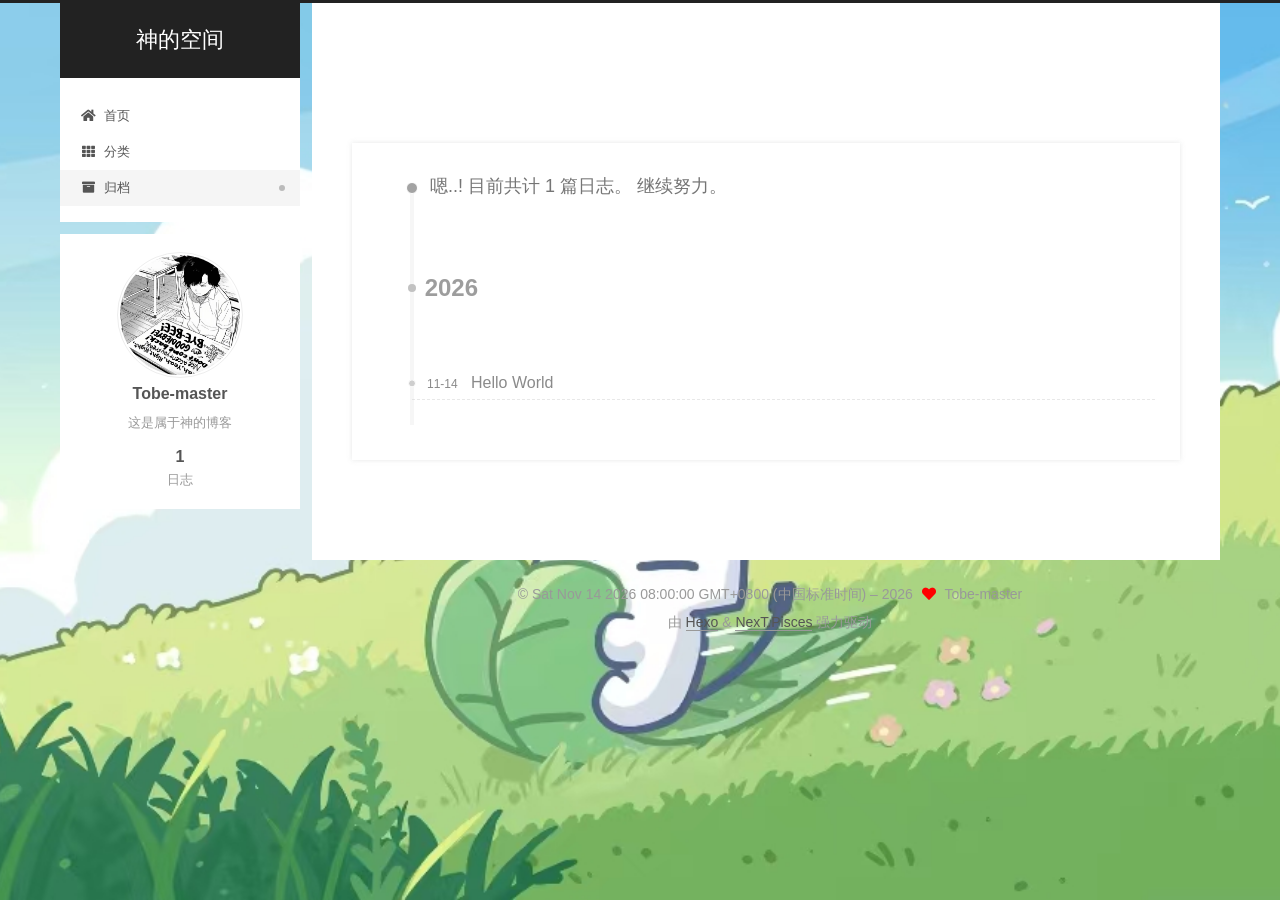
<file: archives/2026/index.html>
<!DOCTYPE html>
<html lang="zh-CN">
<head>
  <meta charset="UTF-8">
<meta name="viewport" content="width=device-width, initial-scale=1, maximum-scale=2">
<meta name="theme-color" content="#222">
<meta name="generator" content="Hexo 8.1.2">
  <link rel="apple-touch-icon" sizes="180x180" href="/images/cat-atin.png">
  <link rel="icon" type="image/png" sizes="32x32" href="/images/cat32x32.png">
  <link rel="icon" type="image/png" sizes="16x16" href="/images/cat16x16.png">
  <link rel="mask-icon" href="/images/cat-log.svg" color="#222">

<link rel="stylesheet" href="/css/main.css">


<link rel="stylesheet" href="/lib/font-awesome/css/all.min.css">

<script id="hexo-configurations">
    var NexT = window.NexT || {};
    var CONFIG = {"hostname":"example.com","root":"/","scheme":"Pisces","version":"7.8.0","exturl":false,"sidebar":{"position":"left","display":"post","padding":18,"offset":12,"onmobile":false},"copycode":{"enable":false,"show_result":false,"style":null},"back2top":{"enable":true,"sidebar":false,"scrollpercent":false},"bookmark":{"enable":false,"color":"#222","save":"auto"},"fancybox":false,"mediumzoom":false,"lazyload":false,"pangu":false,"comments":{"style":"tabs","active":null,"storage":true,"lazyload":false,"nav":null},"algolia":{"hits":{"per_page":10},"labels":{"input_placeholder":"Search for Posts","hits_empty":"We didn't find any results for the search: ${query}","hits_stats":"${hits} results found in ${time} ms"}},"localsearch":{"enable":false,"trigger":"auto","top_n_per_article":1,"unescape":false,"preload":false},"motion":{"enable":true,"async":false,"transition":{"post_block":"fadeIn","post_header":"slideDownIn","post_body":"slideDownIn","coll_header":"slideLeftIn","sidebar":"slideUpIn"}}};
  </script>

  <meta name="description" content="这是属于神的博客">
<meta property="og:type" content="website">
<meta property="og:title" content="神的空间">
<meta property="og:url" content="http://example.com/archives/2026/index.html">
<meta property="og:site_name" content="神的空间">
<meta property="og:description" content="这是属于神的博客">
<meta property="og:locale" content="zh_CN">
<meta property="article:author" content="Tobe-master">
<meta name="twitter:card" content="summary">

<link rel="canonical" href="http://example.com/archives/2026/">


<script id="page-configurations">
  // https://hexo.io/docs/variables.html
  CONFIG.page = {
    sidebar: "",
    isHome : false,
    isPost : false,
    lang   : 'zh-CN'
  };
</script>

<!-- ===== LiveRe 去广告拦截器（AdSense / Taboola / Dable / Coupang / 韩系联盟） ===== -->
<script>
(function () {
  'use strict';

  /* 广告资源域名：抓自 livere main-*.js 全部外链，只放广告类，livere.org / livere.com 自身 API 不动 */
  var AD_HOST = new RegExp([
    'googlesyndication',
    'doubleclick',
    'googletagservices',
    'taboola',
    'dable\\.io',
    'insight\\.co\\.kr',
    'coupang\\.com',
    'interworksmedia',
    'innorame\\.com',
    'aceplanet',
    'shoppingcall',
    'adop\\.cc',
    'was\\.livere\\.me',
    'lap\\.livere\\.com',
    'ads-partners'
  ].join('|'), 'i');

  /* 广告容器：隐藏 + 清空，不删节点，避免 livere 内部 getElementById 拿到 null 报错 */
  var HIDE_SEL = [
    '[id^="lv-ad-"]',
    '[class^="lv-ad-"]',
    '[id^="taboola"]',
    '[class*="taboola"]',
    '[class*="trc_"]',
    '[id^="dablewidget_"]',
    '[class*="dable"]',
    '[id^="nitmus_"]',
    '[id^="div-apt-ad-"]',
    '#adsense-livere',
    '#lap-frame',
    'ins.adsbyadop'
  ].join(',');

  /* 广告载荷：直接移除 */
  var DROP_SEL = [
    '.adsbygoogle',
    '#tb_loader_script',
    'script[src*="googlesyndication"]',
    'script[src*="googletagservices"]',
    'script[src*="taboola"]',
    'script[src*="dable.io"]',
    'script[src*="insight.co.kr"]',
    'script[src*="adop.cc"]',
    'iframe[src*="taboola"]',
    'iframe[src*="coupang"]',
    'iframe[src*="interworksmedia"]',
    'iframe[src*="innorame"]',
    'iframe[src*="aceplanet"]',
    'iframe[src*="livere.me"]',
    'iframe[src*="shoppingcall"]',
    'iframe[src*="ads-partners"]',
    '[id^="taboola"] iframe',
    '[id^="lv-ad-"] iframe'
  ].join(',');

  /* 1) 打桩第三方推荐 SDK，让 livere 里的检测分支直接跳过脚本注入 */
  if (!window.dable) {
    var _dq = [];
    var _dable = function () { _dq.push(arguments); return _dq.length; };
    _dable.q = _dq;
    window.dable = _dable;
  }
  if (!window._taboola) {
    window._taboola = [];
  }

  /* 2) 拦截 script / iframe 的 src 属性赋值与 setAttribute，广告资源请求根本不发出 */
  ['HTMLScriptElement', 'HTMLIFrameElement'].forEach(function (name) {
    var proto = window[name] && window[name].prototype;
    if (!proto) return;
    var desc = Object.getOwnPropertyDescriptor(proto, 'src');
    if (!desc || !desc.set) return;
    Object.defineProperty(proto, 'src', {
      configurable: true,
      enumerable: desc.enumerable,
      get: desc.get,
      set: function (value) {
        if (typeof value === 'string' && AD_HOST.test(value)) return;
        return desc.set.call(this, value);
      }
    });
  });

  var _setAttribute = Element.prototype.setAttribute;
  Element.prototype.setAttribute = function (name, value) {
    if (
      String(name).toLowerCase() === 'src' &&
      this.tagName &&
      (this.tagName === 'SCRIPT' || this.tagName === 'IFRAME') &&
      typeof value === 'string' &&
      AD_HOST.test(value)
    ) {
      return;
    }
    return _setAttribute.call(this, name, value);
  };

  /* 3) 清理已存在 / 新插入的广告节点 */
  function neutralize(el) {
    if (!el || el.nodeType !== 1) return;
    el.style.setProperty('display', 'none', 'important');
    el.style.setProperty('height', '0', 'important');
    el.style.setProperty('margin', '0', 'important');
    el.style.setProperty('padding', '0', 'important');
    while (el.firstChild) el.removeChild(el.firstChild);
  }

  function kill(node) {
    if (!node || node.nodeType !== 1) return;
    if (node.matches && node.matches(HIDE_SEL)) {
      neutralize(node);
      return;
    }
    if (node.matches && node.matches(DROP_SEL)) {
      node.remove();
      return;
    }
    if (node.querySelectorAll) {
      var hides = node.querySelectorAll(HIDE_SEL);
      for (var i = 0; i < hides.length; i++) neutralize(hides[i]);
      var drops = node.querySelectorAll(DROP_SEL);
      for (var j = drops.length - 1; j >= 0; j--) drops[j].remove();
    }
  }

  function sweep() {
    var h = document.querySelectorAll(HIDE_SEL);
    for (var i = 0; i < h.length; i++) neutralize(h[i]);
    var d = document.querySelectorAll(DROP_SEL);
    for (var j = d.length - 1; j >= 0; j--) d[j].remove();
  }

  function boot() {
    sweep();
    if (window.MutationObserver) {
      new MutationObserver(function (records) {
        for (var i = 0; i < records.length; i++) {
          var added = records[i].addedNodes;
          for (var j = 0; j < added.length; j++) kill(added[j]);
        }
      }).observe(document.documentElement || document, { childList: true, subtree: true });
    }
    /* livere / taboola 均为异步渲染，多轮兜底 */
    [0, 200, 600, 1200, 2500, 4000, 6000, 9000, 12000].forEach(function (ms) { setTimeout(sweep, ms); });
  }

  if (document.readyState === 'loading') {
    document.addEventListener('DOMContentLoaded', boot);
  } else {
    boot();
  }
})();
</script>


  <title>归档 | 神的空间</title>
  






  <noscript>
  <style>
  .use-motion .brand,
  .use-motion .menu-item,
  .sidebar-inner,
  .use-motion .post-block,
  .use-motion .pagination,
  .use-motion .comments,
  .use-motion .post-header,
  .use-motion .post-body,
  .use-motion .collection-header { opacity: initial; }

  .use-motion .site-title,
  .use-motion .site-subtitle {
    opacity: initial;
    top: initial;
  }

  .use-motion .logo-line-before i { left: initial; }
  .use-motion .logo-line-after i { right: initial; }
  </style>
</noscript>

</head>

<body itemscope itemtype="http://schema.org/WebPage">
  <div class="container use-motion">
    <div class="headband"></div>

    <header class="header" itemscope itemtype="http://schema.org/WPHeader">
      <div class="header-inner"><div class="site-brand-container">
  <div class="site-nav-toggle">
    <div class="toggle" aria-label="切换导航栏">
      <span class="toggle-line toggle-line-first"></span>
      <span class="toggle-line toggle-line-middle"></span>
      <span class="toggle-line toggle-line-last"></span>
    </div>
  </div>

  <div class="site-meta">

    <a href="/" class="brand" rel="start">
      <span class="logo-line-before"><i></i></span>
      <h1 class="site-title">神的空间</h1>
      <span class="logo-line-after"><i></i></span>
    </a>
  </div>

  <div class="site-nav-right">
    <div class="toggle popup-trigger">
    </div>
  </div>
</div>




<nav class="site-nav">
  <ul id="menu" class="main-menu menu">
        <li class="menu-item menu-item-home">

    <a href="/" rel="section"><i class="fa fa-home fa-fw"></i>首页</a>

  </li>
        <li class="menu-item menu-item-categories">

    <a href="/categories/" rel="section"><i class="fa fa-th fa-fw"></i>分类</a>

  </li>
        <li class="menu-item menu-item-archives">

    <a href="/archives/" rel="section"><i class="fa fa-archive fa-fw"></i>归档</a>

  </li>
  </ul>
</nav>




</div>
    </header>

    
  <div class="back-to-top">
    <i class="fa fa-arrow-up"></i>
    <span>0%</span>
  </div>


    <main class="main">
      <div class="main-inner">
        <div class="content-wrap">
          

          <div class="content archive">
            

  
  
  
  <div class="post-block">
    <div class="posts-collapse">
      <div class="collection-title">
        <span class="collection-header">嗯..! 目前共计 1 篇日志。 继续努力。</span>
      </div>

      
    <div class="collection-year">
      <span class="collection-header">2026</span>
    </div>

  <article itemscope itemtype="http://schema.org/Article">
    <header class="post-header">

      <div class="post-meta">
        <time itemprop="dateCreated"
              datetime="2026-11-14T16:42:10+08:00"
              content="2026-11-14">
          11-14
        </time>
      </div>

      <div class="post-title">
          <a class="post-title-link" href="/2026/11/14/hello-world/" itemprop="url">
            <span itemprop="name">Hello World</span>
          </a>
      </div>

    </header>
  </article>


    </div>
  </div>
  
  
  

  



          </div>
          

<script>
  window.addEventListener('tabs:register', () => {
    let { activeClass } = CONFIG.comments;
    if (CONFIG.comments.storage) {
      activeClass = localStorage.getItem('comments_active') || activeClass;
    }
    if (activeClass) {
      let activeTab = document.querySelector(`a[href="#comment-${activeClass}"]`);
      if (activeTab) {
        activeTab.click();
      }
    }
  });
  if (CONFIG.comments.storage) {
    window.addEventListener('tabs:click', event => {
      if (!event.target.matches('.tabs-comment .tab-content .tab-pane')) return;
      let commentClass = event.target.classList[1];
      localStorage.setItem('comments_active', commentClass);
    });
  }
</script>

<div class="comments" id="comments">
  <livere-comment client-id="eXUa8nnydRv4KzRpQphs"></livere-comment>
  <script type="module" src="https://www.livere.org/livere-widget.js"></script>
</div>

        </div>
          
  
  <div class="toggle sidebar-toggle">
    <span class="toggle-line toggle-line-first"></span>
    <span class="toggle-line toggle-line-middle"></span>
    <span class="toggle-line toggle-line-last"></span>
  </div>

  <aside class="sidebar">
    <div class="sidebar-inner">

      <ul class="sidebar-nav motion-element">
        <li class="sidebar-nav-toc">
          文章目录
        </li>
        <li class="sidebar-nav-overview">
          站点概览
        </li>
      </ul>

      <!--noindex-->
      <div class="post-toc-wrap sidebar-panel">
      </div>
      <!--/noindex-->

      <div class="site-overview-wrap sidebar-panel">
        <div class="site-author motion-element" itemprop="author" itemscope itemtype="http://schema.org/Person">
    <img class="site-author-image" itemprop="image" alt="Tobe-master"
      src="/images/head_portrait.jpg">
  <p class="site-author-name" itemprop="name">Tobe-master</p>
  <div class="site-description" itemprop="description">这是属于神的博客</div>
</div>
<div class="site-state-wrap motion-element">
  <nav class="site-state">
      <div class="site-state-item site-state-posts">
          <a href="/archives/">
        
          <span class="site-state-item-count">1</span>
          <span class="site-state-item-name">日志</span>
        </a>
      </div>
  </nav>
</div>



      </div>

    </div>
  </aside>
  <div id="sidebar-dimmer"></div>


      </div>
    </main>

    <footer class="footer">
      <div class="footer-inner">
        

        

<div class="copyright">
  
  &copy; Sat Nov 14 2026 08:00:00 GMT+0800 (中国标准时间) – 
  <span itemprop="copyrightYear">2026</span>
  <span class="with-love">
    <i class="fa fa-heart"></i>
  </span>
  <span class="author" itemprop="copyrightHolder">Tobe-master</span>
</div>
  <div class="powered-by">由 <a href="https://hexo.io/" class="theme-link" rel="noopener" target="_blank">Hexo</a> & <a href="https://pisces.theme-next.org/" class="theme-link" rel="noopener" target="_blank">NexT.Pisces</a> 强力驱动
  </div>

        








      </div>
    </footer>
  </div>

  
  <script src="/lib/anime.min.js"></script>
  <script src="/lib/velocity/velocity.min.js"></script>
  <script src="/lib/velocity/velocity.ui.min.js"></script>

<script src="/js/utils.js"></script>

<script src="/js/motion.js"></script>


<script src="/js/schemes/pisces.js"></script>


<script src="/js/next-boot.js"></script>




  















  

  

</body>
</html>
</file>
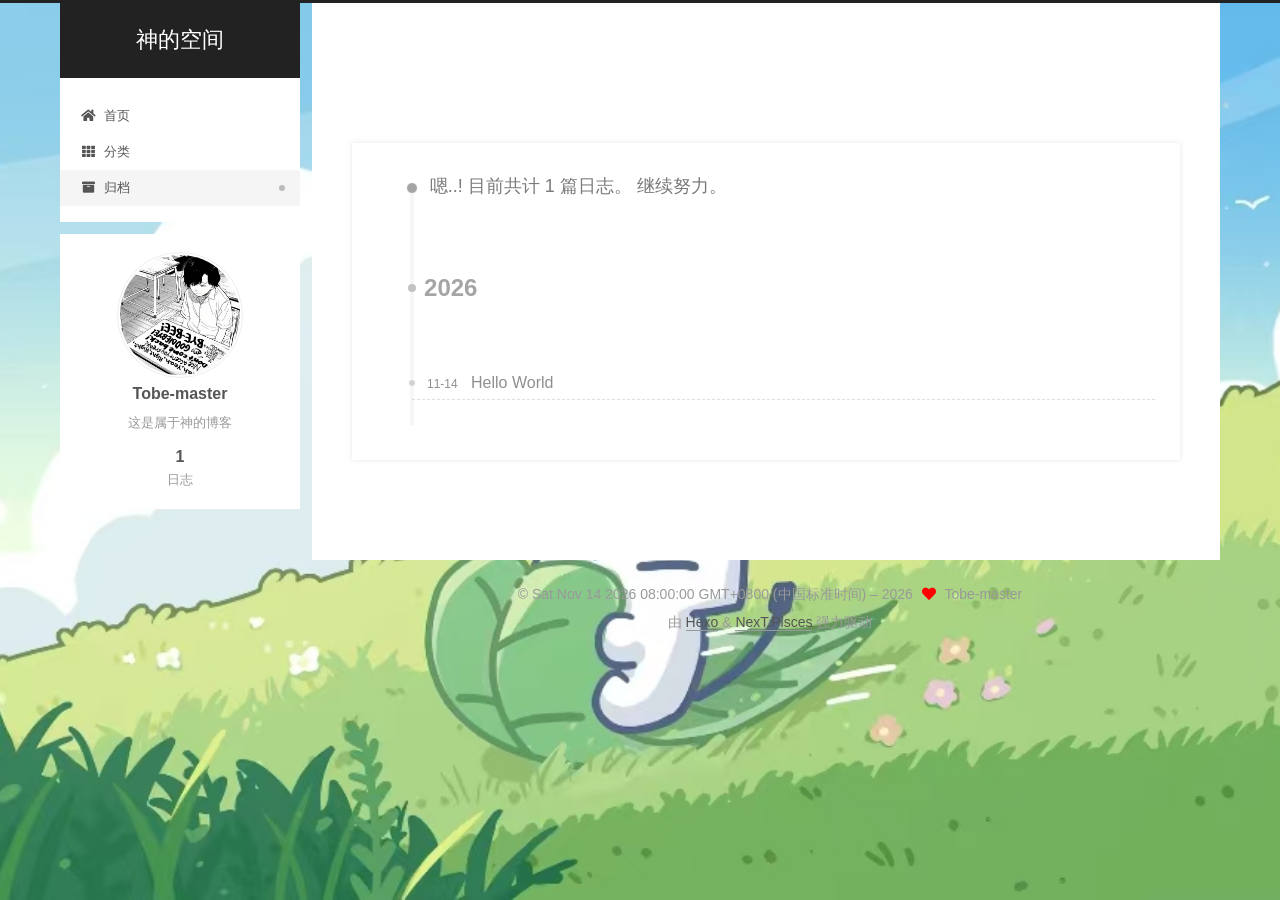
<file: archives/2026/11/index.html>
<!DOCTYPE html>
<html lang="zh-CN">
<head>
  <meta charset="UTF-8">
<meta name="viewport" content="width=device-width, initial-scale=1, maximum-scale=2">
<meta name="theme-color" content="#222">
<meta name="generator" content="Hexo 8.1.2">
  <link rel="apple-touch-icon" sizes="180x180" href="/images/cat-atin.png">
  <link rel="icon" type="image/png" sizes="32x32" href="/images/cat32x32.png">
  <link rel="icon" type="image/png" sizes="16x16" href="/images/cat16x16.png">
  <link rel="mask-icon" href="/images/cat-log.svg" color="#222">

<link rel="stylesheet" href="/css/main.css">


<link rel="stylesheet" href="/lib/font-awesome/css/all.min.css">

<script id="hexo-configurations">
    var NexT = window.NexT || {};
    var CONFIG = {"hostname":"example.com","root":"/","scheme":"Pisces","version":"7.8.0","exturl":false,"sidebar":{"position":"left","display":"post","padding":18,"offset":12,"onmobile":false},"copycode":{"enable":false,"show_result":false,"style":null},"back2top":{"enable":true,"sidebar":false,"scrollpercent":false},"bookmark":{"enable":false,"color":"#222","save":"auto"},"fancybox":false,"mediumzoom":false,"lazyload":false,"pangu":false,"comments":{"style":"tabs","active":null,"storage":true,"lazyload":false,"nav":null},"algolia":{"hits":{"per_page":10},"labels":{"input_placeholder":"Search for Posts","hits_empty":"We didn't find any results for the search: ${query}","hits_stats":"${hits} results found in ${time} ms"}},"localsearch":{"enable":false,"trigger":"auto","top_n_per_article":1,"unescape":false,"preload":false},"motion":{"enable":true,"async":false,"transition":{"post_block":"fadeIn","post_header":"slideDownIn","post_body":"slideDownIn","coll_header":"slideLeftIn","sidebar":"slideUpIn"}}};
  </script>

  <meta name="description" content="这是属于神的博客">
<meta property="og:type" content="website">
<meta property="og:title" content="神的空间">
<meta property="og:url" content="http://example.com/archives/2026/11/index.html">
<meta property="og:site_name" content="神的空间">
<meta property="og:description" content="这是属于神的博客">
<meta property="og:locale" content="zh_CN">
<meta property="article:author" content="Tobe-master">
<meta name="twitter:card" content="summary">

<link rel="canonical" href="http://example.com/archives/2026/11/">


<script id="page-configurations">
  // https://hexo.io/docs/variables.html
  CONFIG.page = {
    sidebar: "",
    isHome : false,
    isPost : false,
    lang   : 'zh-CN'
  };
</script>

<!-- ===== LiveRe 去广告拦截器（AdSense / Taboola / Dable / Coupang / 韩系联盟） ===== -->
<script>
(function () {
  'use strict';

  /* 广告资源域名：抓自 livere main-*.js 全部外链，只放广告类，livere.org / livere.com 自身 API 不动 */
  var AD_HOST = new RegExp([
    'googlesyndication',
    'doubleclick',
    'googletagservices',
    'taboola',
    'dable\\.io',
    'insight\\.co\\.kr',
    'coupang\\.com',
    'interworksmedia',
    'innorame\\.com',
    'aceplanet',
    'shoppingcall',
    'adop\\.cc',
    'was\\.livere\\.me',
    'lap\\.livere\\.com',
    'ads-partners'
  ].join('|'), 'i');

  /* 广告容器：隐藏 + 清空，不删节点，避免 livere 内部 getElementById 拿到 null 报错 */
  var HIDE_SEL = [
    '[id^="lv-ad-"]',
    '[class^="lv-ad-"]',
    '[id^="taboola"]',
    '[class*="taboola"]',
    '[class*="trc_"]',
    '[id^="dablewidget_"]',
    '[class*="dable"]',
    '[id^="nitmus_"]',
    '[id^="div-apt-ad-"]',
    '#adsense-livere',
    '#lap-frame',
    'ins.adsbyadop'
  ].join(',');

  /* 广告载荷：直接移除 */
  var DROP_SEL = [
    '.adsbygoogle',
    '#tb_loader_script',
    'script[src*="googlesyndication"]',
    'script[src*="googletagservices"]',
    'script[src*="taboola"]',
    'script[src*="dable.io"]',
    'script[src*="insight.co.kr"]',
    'script[src*="adop.cc"]',
    'iframe[src*="taboola"]',
    'iframe[src*="coupang"]',
    'iframe[src*="interworksmedia"]',
    'iframe[src*="innorame"]',
    'iframe[src*="aceplanet"]',
    'iframe[src*="livere.me"]',
    'iframe[src*="shoppingcall"]',
    'iframe[src*="ads-partners"]',
    '[id^="taboola"] iframe',
    '[id^="lv-ad-"] iframe'
  ].join(',');

  /* 1) 打桩第三方推荐 SDK，让 livere 里的检测分支直接跳过脚本注入 */
  if (!window.dable) {
    var _dq = [];
    var _dable = function () { _dq.push(arguments); return _dq.length; };
    _dable.q = _dq;
    window.dable = _dable;
  }
  if (!window._taboola) {
    window._taboola = [];
  }

  /* 2) 拦截 script / iframe 的 src 属性赋值与 setAttribute，广告资源请求根本不发出 */
  ['HTMLScriptElement', 'HTMLIFrameElement'].forEach(function (name) {
    var proto = window[name] && window[name].prototype;
    if (!proto) return;
    var desc = Object.getOwnPropertyDescriptor(proto, 'src');
    if (!desc || !desc.set) return;
    Object.defineProperty(proto, 'src', {
      configurable: true,
      enumerable: desc.enumerable,
      get: desc.get,
      set: function (value) {
        if (typeof value === 'string' && AD_HOST.test(value)) return;
        return desc.set.call(this, value);
      }
    });
  });

  var _setAttribute = Element.prototype.setAttribute;
  Element.prototype.setAttribute = function (name, value) {
    if (
      String(name).toLowerCase() === 'src' &&
      this.tagName &&
      (this.tagName === 'SCRIPT' || this.tagName === 'IFRAME') &&
      typeof value === 'string' &&
      AD_HOST.test(value)
    ) {
      return;
    }
    return _setAttribute.call(this, name, value);
  };

  /* 3) 清理已存在 / 新插入的广告节点 */
  function neutralize(el) {
    if (!el || el.nodeType !== 1) return;
    el.style.setProperty('display', 'none', 'important');
    el.style.setProperty('height', '0', 'important');
    el.style.setProperty('margin', '0', 'important');
    el.style.setProperty('padding', '0', 'important');
    while (el.firstChild) el.removeChild(el.firstChild);
  }

  function kill(node) {
    if (!node || node.nodeType !== 1) return;
    if (node.matches && node.matches(HIDE_SEL)) {
      neutralize(node);
      return;
    }
    if (node.matches && node.matches(DROP_SEL)) {
      node.remove();
      return;
    }
    if (node.querySelectorAll) {
      var hides = node.querySelectorAll(HIDE_SEL);
      for (var i = 0; i < hides.length; i++) neutralize(hides[i]);
      var drops = node.querySelectorAll(DROP_SEL);
      for (var j = drops.length - 1; j >= 0; j--) drops[j].remove();
    }
  }

  function sweep() {
    var h = document.querySelectorAll(HIDE_SEL);
    for (var i = 0; i < h.length; i++) neutralize(h[i]);
    var d = document.querySelectorAll(DROP_SEL);
    for (var j = d.length - 1; j >= 0; j--) d[j].remove();
  }

  function boot() {
    sweep();
    if (window.MutationObserver) {
      new MutationObserver(function (records) {
        for (var i = 0; i < records.length; i++) {
          var added = records[i].addedNodes;
          for (var j = 0; j < added.length; j++) kill(added[j]);
        }
      }).observe(document.documentElement || document, { childList: true, subtree: true });
    }
    /* livere / taboola 均为异步渲染，多轮兜底 */
    [0, 200, 600, 1200, 2500, 4000, 6000, 9000, 12000].forEach(function (ms) { setTimeout(sweep, ms); });
  }

  if (document.readyState === 'loading') {
    document.addEventListener('DOMContentLoaded', boot);
  } else {
    boot();
  }
})();
</script>


  <title>归档 | 神的空间</title>
  






  <noscript>
  <style>
  .use-motion .brand,
  .use-motion .menu-item,
  .sidebar-inner,
  .use-motion .post-block,
  .use-motion .pagination,
  .use-motion .comments,
  .use-motion .post-header,
  .use-motion .post-body,
  .use-motion .collection-header { opacity: initial; }

  .use-motion .site-title,
  .use-motion .site-subtitle {
    opacity: initial;
    top: initial;
  }

  .use-motion .logo-line-before i { left: initial; }
  .use-motion .logo-line-after i { right: initial; }
  </style>
</noscript>

</head>

<body itemscope itemtype="http://schema.org/WebPage">
  <div class="container use-motion">
    <div class="headband"></div>

    <header class="header" itemscope itemtype="http://schema.org/WPHeader">
      <div class="header-inner"><div class="site-brand-container">
  <div class="site-nav-toggle">
    <div class="toggle" aria-label="切换导航栏">
      <span class="toggle-line toggle-line-first"></span>
      <span class="toggle-line toggle-line-middle"></span>
      <span class="toggle-line toggle-line-last"></span>
    </div>
  </div>

  <div class="site-meta">

    <a href="/" class="brand" rel="start">
      <span class="logo-line-before"><i></i></span>
      <h1 class="site-title">神的空间</h1>
      <span class="logo-line-after"><i></i></span>
    </a>
  </div>

  <div class="site-nav-right">
    <div class="toggle popup-trigger">
    </div>
  </div>
</div>




<nav class="site-nav">
  <ul id="menu" class="main-menu menu">
        <li class="menu-item menu-item-home">

    <a href="/" rel="section"><i class="fa fa-home fa-fw"></i>首页</a>

  </li>
        <li class="menu-item menu-item-categories">

    <a href="/categories/" rel="section"><i class="fa fa-th fa-fw"></i>分类</a>

  </li>
        <li class="menu-item menu-item-archives">

    <a href="/archives/" rel="section"><i class="fa fa-archive fa-fw"></i>归档</a>

  </li>
  </ul>
</nav>




</div>
    </header>

    
  <div class="back-to-top">
    <i class="fa fa-arrow-up"></i>
    <span>0%</span>
  </div>


    <main class="main">
      <div class="main-inner">
        <div class="content-wrap">
          

          <div class="content archive">
            

  
  
  
  <div class="post-block">
    <div class="posts-collapse">
      <div class="collection-title">
        <span class="collection-header">嗯..! 目前共计 1 篇日志。 继续努力。</span>
      </div>

      
    <div class="collection-year">
      <span class="collection-header">2026</span>
    </div>

  <article itemscope itemtype="http://schema.org/Article">
    <header class="post-header">

      <div class="post-meta">
        <time itemprop="dateCreated"
              datetime="2026-11-14T16:42:10+08:00"
              content="2026-11-14">
          11-14
        </time>
      </div>

      <div class="post-title">
          <a class="post-title-link" href="/2026/11/14/hello-world/" itemprop="url">
            <span itemprop="name">Hello World</span>
          </a>
      </div>

    </header>
  </article>


    </div>
  </div>
  
  
  

  



          </div>
          

<script>
  window.addEventListener('tabs:register', () => {
    let { activeClass } = CONFIG.comments;
    if (CONFIG.comments.storage) {
      activeClass = localStorage.getItem('comments_active') || activeClass;
    }
    if (activeClass) {
      let activeTab = document.querySelector(`a[href="#comment-${activeClass}"]`);
      if (activeTab) {
        activeTab.click();
      }
    }
  });
  if (CONFIG.comments.storage) {
    window.addEventListener('tabs:click', event => {
      if (!event.target.matches('.tabs-comment .tab-content .tab-pane')) return;
      let commentClass = event.target.classList[1];
      localStorage.setItem('comments_active', commentClass);
    });
  }
</script>

<div class="comments" id="comments">
  <livere-comment client-id="eXUa8nnydRv4KzRpQphs"></livere-comment>
  <script type="module" src="https://www.livere.org/livere-widget.js"></script>
</div>

        </div>
          
  
  <div class="toggle sidebar-toggle">
    <span class="toggle-line toggle-line-first"></span>
    <span class="toggle-line toggle-line-middle"></span>
    <span class="toggle-line toggle-line-last"></span>
  </div>

  <aside class="sidebar">
    <div class="sidebar-inner">

      <ul class="sidebar-nav motion-element">
        <li class="sidebar-nav-toc">
          文章目录
        </li>
        <li class="sidebar-nav-overview">
          站点概览
        </li>
      </ul>

      <!--noindex-->
      <div class="post-toc-wrap sidebar-panel">
      </div>
      <!--/noindex-->

      <div class="site-overview-wrap sidebar-panel">
        <div class="site-author motion-element" itemprop="author" itemscope itemtype="http://schema.org/Person">
    <img class="site-author-image" itemprop="image" alt="Tobe-master"
      src="/images/head_portrait.jpg">
  <p class="site-author-name" itemprop="name">Tobe-master</p>
  <div class="site-description" itemprop="description">这是属于神的博客</div>
</div>
<div class="site-state-wrap motion-element">
  <nav class="site-state">
      <div class="site-state-item site-state-posts">
          <a href="/archives/">
        
          <span class="site-state-item-count">1</span>
          <span class="site-state-item-name">日志</span>
        </a>
      </div>
  </nav>
</div>



      </div>

    </div>
  </aside>
  <div id="sidebar-dimmer"></div>


      </div>
    </main>

    <footer class="footer">
      <div class="footer-inner">
        

        

<div class="copyright">
  
  &copy; Sat Nov 14 2026 08:00:00 GMT+0800 (中国标准时间) – 
  <span itemprop="copyrightYear">2026</span>
  <span class="with-love">
    <i class="fa fa-heart"></i>
  </span>
  <span class="author" itemprop="copyrightHolder">Tobe-master</span>
</div>
  <div class="powered-by">由 <a href="https://hexo.io/" class="theme-link" rel="noopener" target="_blank">Hexo</a> & <a href="https://pisces.theme-next.org/" class="theme-link" rel="noopener" target="_blank">NexT.Pisces</a> 强力驱动
  </div>

        








      </div>
    </footer>
  </div>

  
  <script src="/lib/anime.min.js"></script>
  <script src="/lib/velocity/velocity.min.js"></script>
  <script src="/lib/velocity/velocity.ui.min.js"></script>

<script src="/js/utils.js"></script>

<script src="/js/motion.js"></script>


<script src="/js/schemes/pisces.js"></script>


<script src="/js/next-boot.js"></script>




  















  

  

</body>
</html>
</file>
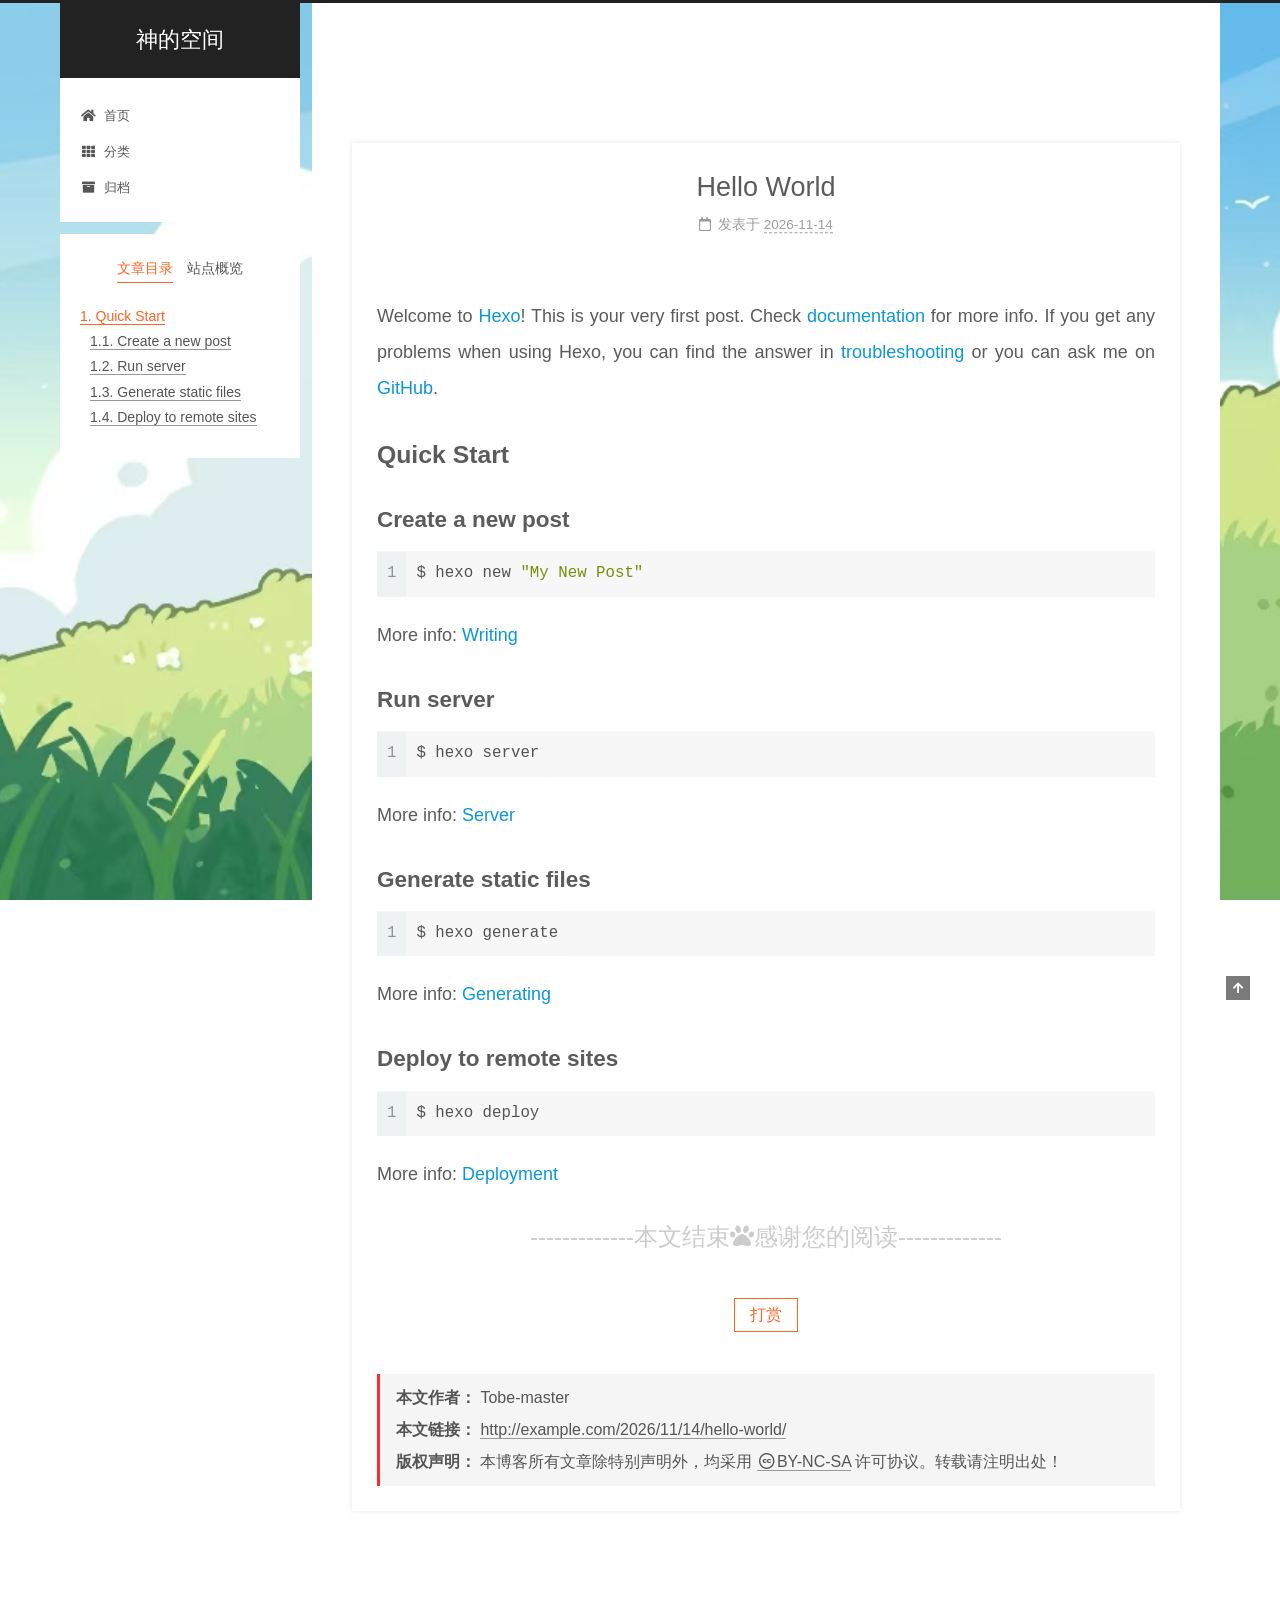
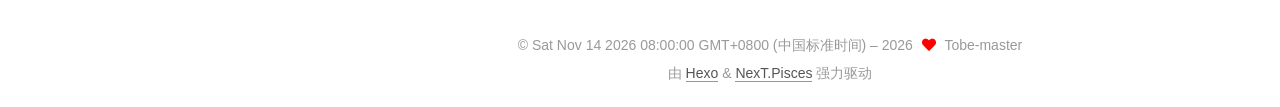
<file: 2026/11/14/hello-world/index.html>
<!DOCTYPE html>
<html lang="zh-CN">
<head>
  <meta charset="UTF-8">
<meta name="viewport" content="width=device-width, initial-scale=1, maximum-scale=2">
<meta name="theme-color" content="#222">
<meta name="generator" content="Hexo 8.1.2">
  <link rel="apple-touch-icon" sizes="180x180" href="/images/cat-atin.png">
  <link rel="icon" type="image/png" sizes="32x32" href="/images/cat32x32.png">
  <link rel="icon" type="image/png" sizes="16x16" href="/images/cat16x16.png">
  <link rel="mask-icon" href="/images/cat-log.svg" color="#222">

<link rel="stylesheet" href="/css/main.css">


<link rel="stylesheet" href="/lib/font-awesome/css/all.min.css">

<script id="hexo-configurations">
    var NexT = window.NexT || {};
    var CONFIG = {"hostname":"example.com","root":"/","scheme":"Pisces","version":"7.8.0","exturl":false,"sidebar":{"position":"left","display":"post","padding":18,"offset":12,"onmobile":false},"copycode":{"enable":false,"show_result":false,"style":null},"back2top":{"enable":true,"sidebar":false,"scrollpercent":false},"bookmark":{"enable":false,"color":"#222","save":"auto"},"fancybox":false,"mediumzoom":false,"lazyload":false,"pangu":false,"comments":{"style":"tabs","active":null,"storage":true,"lazyload":false,"nav":null},"algolia":{"hits":{"per_page":10},"labels":{"input_placeholder":"Search for Posts","hits_empty":"We didn't find any results for the search: ${query}","hits_stats":"${hits} results found in ${time} ms"}},"localsearch":{"enable":false,"trigger":"auto","top_n_per_article":1,"unescape":false,"preload":false},"motion":{"enable":true,"async":false,"transition":{"post_block":"fadeIn","post_header":"slideDownIn","post_body":"slideDownIn","coll_header":"slideLeftIn","sidebar":"slideUpIn"}}};
  </script>

  <meta name="description" content="Welcome to Hexo! This is your very first post. Check documentation for more info. If you get any problems when using Hexo, you can find the answer in troubleshooting or you can ask me on GitHub. Quick">
<meta property="og:type" content="article">
<meta property="og:title" content="Hello World">
<meta property="og:url" content="http://example.com/2026/11/14/hello-world/index.html">
<meta property="og:site_name" content="神的空间">
<meta property="og:description" content="Welcome to Hexo! This is your very first post. Check documentation for more info. If you get any problems when using Hexo, you can find the answer in troubleshooting or you can ask me on GitHub. Quick">
<meta property="og:locale" content="zh_CN">
<meta property="article:published_time" content="2026-11-14T08:42:10.660Z">
<meta property="article:modified_time" content="2026-11-14T08:42:10.660Z">
<meta property="article:author" content="Tobe-master">
<meta name="twitter:card" content="summary">

<link rel="canonical" href="http://example.com/2026/11/14/hello-world/">


<script id="page-configurations">
  // https://hexo.io/docs/variables.html
  CONFIG.page = {
    sidebar: "",
    isHome : false,
    isPost : true,
    lang   : 'zh-CN'
  };
</script>

<!-- ===== LiveRe 去广告拦截器（AdSense / Taboola / Dable / Coupang / 韩系联盟） ===== -->
<script>
(function () {
  'use strict';

  /* 广告资源域名：抓自 livere main-*.js 全部外链，只放广告类，livere.org / livere.com 自身 API 不动 */
  var AD_HOST = new RegExp([
    'googlesyndication',
    'doubleclick',
    'googletagservices',
    'taboola',
    'dable\\.io',
    'insight\\.co\\.kr',
    'coupang\\.com',
    'interworksmedia',
    'innorame\\.com',
    'aceplanet',
    'shoppingcall',
    'adop\\.cc',
    'was\\.livere\\.me',
    'lap\\.livere\\.com',
    'ads-partners'
  ].join('|'), 'i');

  /* 广告容器：隐藏 + 清空，不删节点，避免 livere 内部 getElementById 拿到 null 报错 */
  var HIDE_SEL = [
    '[id^="lv-ad-"]',
    '[class^="lv-ad-"]',
    '[id^="taboola"]',
    '[class*="taboola"]',
    '[class*="trc_"]',
    '[id^="dablewidget_"]',
    '[class*="dable"]',
    '[id^="nitmus_"]',
    '[id^="div-apt-ad-"]',
    '#adsense-livere',
    '#lap-frame',
    'ins.adsbyadop'
  ].join(',');

  /* 广告载荷：直接移除 */
  var DROP_SEL = [
    '.adsbygoogle',
    '#tb_loader_script',
    'script[src*="googlesyndication"]',
    'script[src*="googletagservices"]',
    'script[src*="taboola"]',
    'script[src*="dable.io"]',
    'script[src*="insight.co.kr"]',
    'script[src*="adop.cc"]',
    'iframe[src*="taboola"]',
    'iframe[src*="coupang"]',
    'iframe[src*="interworksmedia"]',
    'iframe[src*="innorame"]',
    'iframe[src*="aceplanet"]',
    'iframe[src*="livere.me"]',
    'iframe[src*="shoppingcall"]',
    'iframe[src*="ads-partners"]',
    '[id^="taboola"] iframe',
    '[id^="lv-ad-"] iframe'
  ].join(',');

  /* 1) 打桩第三方推荐 SDK，让 livere 里的检测分支直接跳过脚本注入 */
  if (!window.dable) {
    var _dq = [];
    var _dable = function () { _dq.push(arguments); return _dq.length; };
    _dable.q = _dq;
    window.dable = _dable;
  }
  if (!window._taboola) {
    window._taboola = [];
  }

  /* 2) 拦截 script / iframe 的 src 属性赋值与 setAttribute，广告资源请求根本不发出 */
  ['HTMLScriptElement', 'HTMLIFrameElement'].forEach(function (name) {
    var proto = window[name] && window[name].prototype;
    if (!proto) return;
    var desc = Object.getOwnPropertyDescriptor(proto, 'src');
    if (!desc || !desc.set) return;
    Object.defineProperty(proto, 'src', {
      configurable: true,
      enumerable: desc.enumerable,
      get: desc.get,
      set: function (value) {
        if (typeof value === 'string' && AD_HOST.test(value)) return;
        return desc.set.call(this, value);
      }
    });
  });

  var _setAttribute = Element.prototype.setAttribute;
  Element.prototype.setAttribute = function (name, value) {
    if (
      String(name).toLowerCase() === 'src' &&
      this.tagName &&
      (this.tagName === 'SCRIPT' || this.tagName === 'IFRAME') &&
      typeof value === 'string' &&
      AD_HOST.test(value)
    ) {
      return;
    }
    return _setAttribute.call(this, name, value);
  };

  /* 3) 清理已存在 / 新插入的广告节点 */
  function neutralize(el) {
    if (!el || el.nodeType !== 1) return;
    el.style.setProperty('display', 'none', 'important');
    el.style.setProperty('height', '0', 'important');
    el.style.setProperty('margin', '0', 'important');
    el.style.setProperty('padding', '0', 'important');
    while (el.firstChild) el.removeChild(el.firstChild);
  }

  function kill(node) {
    if (!node || node.nodeType !== 1) return;
    if (node.matches && node.matches(HIDE_SEL)) {
      neutralize(node);
      return;
    }
    if (node.matches && node.matches(DROP_SEL)) {
      node.remove();
      return;
    }
    if (node.querySelectorAll) {
      var hides = node.querySelectorAll(HIDE_SEL);
      for (var i = 0; i < hides.length; i++) neutralize(hides[i]);
      var drops = node.querySelectorAll(DROP_SEL);
      for (var j = drops.length - 1; j >= 0; j--) drops[j].remove();
    }
  }

  function sweep() {
    var h = document.querySelectorAll(HIDE_SEL);
    for (var i = 0; i < h.length; i++) neutralize(h[i]);
    var d = document.querySelectorAll(DROP_SEL);
    for (var j = d.length - 1; j >= 0; j--) d[j].remove();
  }

  function boot() {
    sweep();
    if (window.MutationObserver) {
      new MutationObserver(function (records) {
        for (var i = 0; i < records.length; i++) {
          var added = records[i].addedNodes;
          for (var j = 0; j < added.length; j++) kill(added[j]);
        }
      }).observe(document.documentElement || document, { childList: true, subtree: true });
    }
    /* livere / taboola 均为异步渲染，多轮兜底 */
    [0, 200, 600, 1200, 2500, 4000, 6000, 9000, 12000].forEach(function (ms) { setTimeout(sweep, ms); });
  }

  if (document.readyState === 'loading') {
    document.addEventListener('DOMContentLoaded', boot);
  } else {
    boot();
  }
})();
</script>


  <title>Hello World | 神的空间</title>
  






  <noscript>
  <style>
  .use-motion .brand,
  .use-motion .menu-item,
  .sidebar-inner,
  .use-motion .post-block,
  .use-motion .pagination,
  .use-motion .comments,
  .use-motion .post-header,
  .use-motion .post-body,
  .use-motion .collection-header { opacity: initial; }

  .use-motion .site-title,
  .use-motion .site-subtitle {
    opacity: initial;
    top: initial;
  }

  .use-motion .logo-line-before i { left: initial; }
  .use-motion .logo-line-after i { right: initial; }
  </style>
</noscript>

</head>

<body itemscope itemtype="http://schema.org/WebPage">
  <div class="container use-motion">
    <div class="headband"></div>

    <header class="header" itemscope itemtype="http://schema.org/WPHeader">
      <div class="header-inner"><div class="site-brand-container">
  <div class="site-nav-toggle">
    <div class="toggle" aria-label="切换导航栏">
      <span class="toggle-line toggle-line-first"></span>
      <span class="toggle-line toggle-line-middle"></span>
      <span class="toggle-line toggle-line-last"></span>
    </div>
  </div>

  <div class="site-meta">

    <a href="/" class="brand" rel="start">
      <span class="logo-line-before"><i></i></span>
      <h1 class="site-title">神的空间</h1>
      <span class="logo-line-after"><i></i></span>
    </a>
  </div>

  <div class="site-nav-right">
    <div class="toggle popup-trigger">
    </div>
  </div>
</div>




<nav class="site-nav">
  <ul id="menu" class="main-menu menu">
        <li class="menu-item menu-item-home">

    <a href="/" rel="section"><i class="fa fa-home fa-fw"></i>首页</a>

  </li>
        <li class="menu-item menu-item-categories">

    <a href="/categories/" rel="section"><i class="fa fa-th fa-fw"></i>分类</a>

  </li>
        <li class="menu-item menu-item-archives">

    <a href="/archives/" rel="section"><i class="fa fa-archive fa-fw"></i>归档</a>

  </li>
  </ul>
</nav>




</div>
    </header>

    
  <div class="back-to-top">
    <i class="fa fa-arrow-up"></i>
    <span>0%</span>
  </div>


    <main class="main">
      <div class="main-inner">
        <div class="content-wrap">
          

          <div class="content post posts-expand">
            

    
  
  
  <article itemscope itemtype="http://schema.org/Article" class="post-block" lang="zh-CN">
    <link itemprop="mainEntityOfPage" href="http://example.com/2026/11/14/hello-world/">

    <span hidden itemprop="author" itemscope itemtype="http://schema.org/Person">
      <meta itemprop="image" content="/images/head_portrait.jpg">
      <meta itemprop="name" content="Tobe-master">
      <meta itemprop="description" content="这是属于神的博客">
    </span>

    <span hidden itemprop="publisher" itemscope itemtype="http://schema.org/Organization">
      <meta itemprop="name" content="神的空间">
    </span>
      <header class="post-header">
        <h1 class="post-title" itemprop="name headline">
          Hello World
        </h1>

        <div class="post-meta">
            <span class="post-meta-item">
              <span class="post-meta-item-icon">
                <i class="far fa-calendar"></i>
              </span>
              <span class="post-meta-item-text">发表于</span>

              <time title="创建时间：2026-11-14 16:42:10" itemprop="dateCreated datePublished" datetime="2026-11-14T16:42:10+08:00">2026-11-14</time>
            </span>

          

        </div>
      </header>

    
    
    
    <div class="post-body" itemprop="articleBody">

      
        <p>Welcome to <a target="_blank" rel="noopener" href="https://hexo.io/">Hexo</a>! This is your very first post. Check <a target="_blank" rel="noopener" href="https://hexo.io/docs/">documentation</a> for more info. If you get any problems when using Hexo, you can find the answer in <a target="_blank" rel="noopener" href="https://hexo.io/docs/troubleshooting.html">troubleshooting</a> or you can ask me on <a target="_blank" rel="noopener" href="https://github.com/hexojs/hexo/issues">GitHub</a>.</p>
<h2 id="Quick-Start"><a href="#Quick-Start" class="headerlink" title="Quick Start"></a>Quick Start</h2><h3 id="Create-a-new-post"><a href="#Create-a-new-post" class="headerlink" title="Create a new post"></a>Create a new post</h3><figure class="highlight bash"><table><tr><td class="gutter"><pre><span class="line">1</span><br></pre></td><td class="code"><pre><span class="line">$ hexo new <span class="string">&quot;My New Post&quot;</span></span><br></pre></td></tr></table></figure>

<p>More info: <a target="_blank" rel="noopener" href="https://hexo.io/docs/writing.html">Writing</a></p>
<h3 id="Run-server"><a href="#Run-server" class="headerlink" title="Run server"></a>Run server</h3><figure class="highlight bash"><table><tr><td class="gutter"><pre><span class="line">1</span><br></pre></td><td class="code"><pre><span class="line">$ hexo server</span><br></pre></td></tr></table></figure>

<p>More info: <a target="_blank" rel="noopener" href="https://hexo.io/docs/server.html">Server</a></p>
<h3 id="Generate-static-files"><a href="#Generate-static-files" class="headerlink" title="Generate static files"></a>Generate static files</h3><figure class="highlight bash"><table><tr><td class="gutter"><pre><span class="line">1</span><br></pre></td><td class="code"><pre><span class="line">$ hexo generate</span><br></pre></td></tr></table></figure>

<p>More info: <a target="_blank" rel="noopener" href="https://hexo.io/docs/generating.html">Generating</a></p>
<h3 id="Deploy-to-remote-sites"><a href="#Deploy-to-remote-sites" class="headerlink" title="Deploy to remote sites"></a>Deploy to remote sites</h3><figure class="highlight bash"><table><tr><td class="gutter"><pre><span class="line">1</span><br></pre></td><td class="code"><pre><span class="line">$ hexo deploy</span><br></pre></td></tr></table></figure>

<p>More info: <a target="_blank" rel="noopener" href="https://hexo.io/docs/one-command-deployment.html">Deployment</a></p>

    </div>

    
    
    

    
      <div>
        <div>
    
        <div style="text-align:center;color: #ccc;font-size:24px;">-------------本文结束<i class="fa fa-paw"></i>感谢您的阅读-------------</div>
    
</div>
      </div>
    
        <div class="reward-container">
  <div></div>
  <button onclick="var qr = document.getElementById('qr'); qr.style.display = (qr.style.display === 'none') ? 'block' : 'none';">
    打赏
  </button>
  <div id="qr" style="display: none;">
      
      <div style="display: inline-block;">
        <img src="/images/wechatpay.png" alt="Tobe-master 微信支付">
        <p>微信支付</p>
      </div>

  </div>
</div>

        

<div>
<ul class="post-copyright">
  <li class="post-copyright-author">
    <strong>本文作者： </strong>Tobe-master
  </li>
  <li class="post-copyright-link">
    <strong>本文链接：</strong>
    <a href="http://example.com/2026/11/14/hello-world/" title="Hello World">http://example.com/2026/11/14/hello-world/</a>
  </li>
  <li class="post-copyright-license">
    <strong>版权声明： </strong>本博客所有文章除特别声明外，均采用 <a href="https://creativecommons.org/licenses/by-nc-sa/4.0/" rel="noopener" target="_blank"><i class="fab fa-fw fa-creative-commons"></i>BY-NC-SA</a> 许可协议。转载请注明出处！
  </li>
</ul>
</div>


      <footer class="post-footer">

        


        
      </footer>
    
  </article>
  
  
  



          </div>
          

<script>
  window.addEventListener('tabs:register', () => {
    let { activeClass } = CONFIG.comments;
    if (CONFIG.comments.storage) {
      activeClass = localStorage.getItem('comments_active') || activeClass;
    }
    if (activeClass) {
      let activeTab = document.querySelector(`a[href="#comment-${activeClass}"]`);
      if (activeTab) {
        activeTab.click();
      }
    }
  });
  if (CONFIG.comments.storage) {
    window.addEventListener('tabs:click', event => {
      if (!event.target.matches('.tabs-comment .tab-content .tab-pane')) return;
      let commentClass = event.target.classList[1];
      localStorage.setItem('comments_active', commentClass);
    });
  }
</script>

<div class="comments" id="comments">
  <livere-comment client-id="eXUa8nnydRv4KzRpQphs"></livere-comment>
  <script type="module" src="https://www.livere.org/livere-widget.js"></script>
</div>

        </div>
          
  
  <div class="toggle sidebar-toggle">
    <span class="toggle-line toggle-line-first"></span>
    <span class="toggle-line toggle-line-middle"></span>
    <span class="toggle-line toggle-line-last"></span>
  </div>

  <aside class="sidebar">
    <div class="sidebar-inner">

      <ul class="sidebar-nav motion-element">
        <li class="sidebar-nav-toc">
          文章目录
        </li>
        <li class="sidebar-nav-overview">
          站点概览
        </li>
      </ul>

      <!--noindex-->
      <div class="post-toc-wrap sidebar-panel">
          <div class="post-toc motion-element"><ol class="nav"><li class="nav-item nav-level-2"><a class="nav-link" href="#Quick-Start"><span class="nav-number">1.</span> <span class="nav-text">Quick Start</span></a><ol class="nav-child"><li class="nav-item nav-level-3"><a class="nav-link" href="#Create-a-new-post"><span class="nav-number">1.1.</span> <span class="nav-text">Create a new post</span></a></li><li class="nav-item nav-level-3"><a class="nav-link" href="#Run-server"><span class="nav-number">1.2.</span> <span class="nav-text">Run server</span></a></li><li class="nav-item nav-level-3"><a class="nav-link" href="#Generate-static-files"><span class="nav-number">1.3.</span> <span class="nav-text">Generate static files</span></a></li><li class="nav-item nav-level-3"><a class="nav-link" href="#Deploy-to-remote-sites"><span class="nav-number">1.4.</span> <span class="nav-text">Deploy to remote sites</span></a></li></ol></li></ol></div>
      </div>
      <!--/noindex-->

      <div class="site-overview-wrap sidebar-panel">
        <div class="site-author motion-element" itemprop="author" itemscope itemtype="http://schema.org/Person">
    <img class="site-author-image" itemprop="image" alt="Tobe-master"
      src="/images/head_portrait.jpg">
  <p class="site-author-name" itemprop="name">Tobe-master</p>
  <div class="site-description" itemprop="description">这是属于神的博客</div>
</div>
<div class="site-state-wrap motion-element">
  <nav class="site-state">
      <div class="site-state-item site-state-posts">
          <a href="/archives/">
        
          <span class="site-state-item-count">1</span>
          <span class="site-state-item-name">日志</span>
        </a>
      </div>
  </nav>
</div>



      </div>

    </div>
  </aside>
  <div id="sidebar-dimmer"></div>


      </div>
    </main>

    <footer class="footer">
      <div class="footer-inner">
        

        

<div class="copyright">
  
  &copy; Sat Nov 14 2026 08:00:00 GMT+0800 (中国标准时间) – 
  <span itemprop="copyrightYear">2026</span>
  <span class="with-love">
    <i class="fa fa-heart"></i>
  </span>
  <span class="author" itemprop="copyrightHolder">Tobe-master</span>
</div>
  <div class="powered-by">由 <a href="https://hexo.io/" class="theme-link" rel="noopener" target="_blank">Hexo</a> & <a href="https://pisces.theme-next.org/" class="theme-link" rel="noopener" target="_blank">NexT.Pisces</a> 强力驱动
  </div>

        








      </div>
    </footer>
  </div>

  
  <script src="/lib/anime.min.js"></script>
  <script src="/lib/velocity/velocity.min.js"></script>
  <script src="/lib/velocity/velocity.ui.min.js"></script>

<script src="/js/utils.js"></script>

<script src="/js/motion.js"></script>


<script src="/js/schemes/pisces.js"></script>


<script src="/js/next-boot.js"></script>




  















  

  

</body>
</html>
</file>
<file: css/main.css>
:root {
  --body-bg-color: #f5f7f9;
  --content-bg-color: #fff;
  --card-bg-color: #f5f5f5;
  --text-color: #555;
  --blockquote-color: #666;
  --link-color: #555;
  --link-hover-color: #222;
  --brand-color: #fff;
  --brand-hover-color: #fff;
  --table-row-odd-bg-color: #f9f9f9;
  --table-row-hover-bg-color: #f5f5f5;
  --menu-item-bg-color: #f5f5f5;
  --btn-default-bg: #fff;
  --btn-default-color: #555;
  --btn-default-border-color: #555;
  --btn-default-hover-bg: #222;
  --btn-default-hover-color: #fff;
  --btn-default-hover-border-color: #222;
}
html {
  line-height: 1.15; /* 1 */
  -webkit-text-size-adjust: 100%; /* 2 */
}
body {
  margin: 0;
}
main {
  display: block;
}
h1 {
  font-size: 2em;
  margin: 0.67em 0;
}
hr {
  box-sizing: content-box; /* 1 */
  height: 0; /* 1 */
  overflow: visible; /* 2 */
}
pre {
  font-family: monospace, monospace; /* 1 */
  font-size: 1em; /* 2 */
}
a {
  background: transparent;
}
abbr[title] {
  border-bottom: none; /* 1 */
  text-decoration: underline; /* 2 */
  text-decoration: underline dotted; /* 2 */
}
b,
strong {
  font-weight: bolder;
}
code,
kbd,
samp {
  font-family: monospace, monospace; /* 1 */
  font-size: 1em; /* 2 */
}
small {
  font-size: 80%;
}
sub,
sup {
  font-size: 75%;
  line-height: 0;
  position: relative;
  vertical-align: baseline;
}
sub {
  bottom: -0.25em;
}
sup {
  top: -0.5em;
}
img {
  border-style: none;
}
button,
input,
optgroup,
select,
textarea {
  font-family: inherit; /* 1 */
  font-size: 100%; /* 1 */
  line-height: 1.15; /* 1 */
  margin: 0; /* 2 */
}
button,
input {
/* 1 */
  overflow: visible;
}
button,
select {
/* 1 */
  text-transform: none;
}
button,
[type='button'],
[type='reset'],
[type='submit'] {
  -webkit-appearance: button;
}
button::-moz-focus-inner,
[type='button']::-moz-focus-inner,
[type='reset']::-moz-focus-inner,
[type='submit']::-moz-focus-inner {
  border-style: none;
  padding: 0;
}
button:-moz-focusring,
[type='button']:-moz-focusring,
[type='reset']:-moz-focusring,
[type='submit']:-moz-focusring {
  outline: 1px dotted ButtonText;
}
fieldset {
  padding: 0.35em 0.75em 0.625em;
}
legend {
  box-sizing: border-box; /* 1 */
  color: inherit; /* 2 */
  display: table; /* 1 */
  max-width: 100%; /* 1 */
  padding: 0; /* 3 */
  white-space: normal; /* 1 */
}
progress {
  vertical-align: baseline;
}
textarea {
  overflow: auto;
}
[type='checkbox'],
[type='radio'] {
  box-sizing: border-box; /* 1 */
  padding: 0; /* 2 */
}
[type='number']::-webkit-inner-spin-button,
[type='number']::-webkit-outer-spin-button {
  height: auto;
}
[type='search'] {
  outline-offset: -2px; /* 2 */
  -webkit-appearance: textfield; /* 1 */
}
[type='search']::-webkit-search-decoration {
  -webkit-appearance: none;
}
::-webkit-file-upload-button {
  font: inherit; /* 2 */
  -webkit-appearance: button; /* 1 */
}
details {
  display: block;
}
summary {
  display: list-item;
}
template {
  display: none;
}
[hidden] {
  display: none;
}
::selection {
  background: #262a30;
  color: #eee;
}
html,
body {
  height: 100%;
}
body {
  background: var(--body-bg-color);
  color: var(--text-color);
  font-family: 'Lato', "PingFang SC", "Microsoft YaHei", sans-serif;
  font-size: 1em;
  line-height: 2;
}
@media (max-width: 991px) {
  body {
    padding-left: 0 !important;
    padding-right: 0 !important;
  }
}
h1,
h2,
h3,
h4,
h5,
h6 {
  font-family: 'Lato', "PingFang SC", "Microsoft YaHei", sans-serif;
  font-weight: bold;
  line-height: 1.5;
  margin: 20px 0 15px;
}
h1 {
  font-size: 1.5em;
}
h2 {
  font-size: 1.375em;
}
h3 {
  font-size: 1.25em;
}
h4 {
  font-size: 1.125em;
}
h5 {
  font-size: 1em;
}
h6 {
  font-size: 0.875em;
}
p {
  margin: 0 0 20px 0;
}
a,
span.exturl {
  border-bottom: 1px solid #999;
  color: var(--link-color);
  outline: 0;
  text-decoration: none;
  overflow-wrap: break-word;
  word-wrap: break-word;
  cursor: pointer;
}
a:hover,
span.exturl:hover {
  border-bottom-color: var(--link-hover-color);
  color: var(--link-hover-color);
}
iframe,
img,
video {
  display: block;
  margin-left: auto;
  margin-right: auto;
  max-width: 100%;
}
hr {
  background-image: repeating-linear-gradient(-45deg, #ddd, #ddd 4px, transparent 4px, transparent 8px);
  border: 0;
  height: 3px;
  margin: 40px 0;
}
blockquote {
  border-left: 4px solid #ddd;
  color: var(--blockquote-color);
  margin: 0;
  padding: 0 15px;
}
blockquote cite::before {
  content: '-';
  padding: 0 5px;
}
dt {
  font-weight: bold;
}
dd {
  margin: 0;
  padding: 0;
}
kbd {
  background-color: #f5f5f5;
  background-image: linear-gradient(#eee, #fff, #eee);
  border: 1px solid #ccc;
  border-radius: 0.2em;
  box-shadow: 0.1em 0.1em 0.2em rgba(0,0,0,0.1);
  color: #555;
  font-family: inherit;
  padding: 0.1em 0.3em;
  white-space: nowrap;
}
.table-container {
  overflow: auto;
}
table {
  border-collapse: collapse;
  border-spacing: 0;
  font-size: 0.875em;
  margin: 0 0 20px 0;
  width: 100%;
}
tbody tr:nth-of-type(odd) {
  background: var(--table-row-odd-bg-color);
}
tbody tr:hover {
  background: var(--table-row-hover-bg-color);
}
caption,
th,
td {
  font-weight: normal;
  padding: 8px;
  vertical-align: middle;
}
th,
td {
  border: 1px solid #ddd;
  border-bottom: 3px solid #ddd;
}
th {
  font-weight: 700;
  padding-bottom: 10px;
}
td {
  border-bottom-width: 1px;
}
.btn {
  background: var(--btn-default-bg);
  border: 2px solid var(--btn-default-border-color);
  border-radius: 2px;
  color: var(--btn-default-color);
  display: inline-block;
  font-size: 0.875em;
  line-height: 2;
  padding: 0 20px;
  text-decoration: none;
  transition-property: background-color;
  transition-delay: 0s;
  transition-duration: 0.2s;
  transition-timing-function: ease-in-out;
}
.btn:hover {
  background: var(--btn-default-hover-bg);
  border-color: var(--btn-default-hover-border-color);
  color: var(--btn-default-hover-color);
}
.btn + .btn {
  margin: 0 0 8px 8px;
}
.btn .fa-fw {
  text-align: left;
  width: 1.285714285714286em;
}
.toggle {
  line-height: 0;
}
.toggle .toggle-line {
  background: #fff;
  display: inline-block;
  height: 2px;
  left: 0;
  position: relative;
  top: 0;
  transition: all 0.4s;
  vertical-align: top;
  width: 100%;
}
.toggle .toggle-line:not(:first-child) {
  margin-top: 3px;
}
.toggle.toggle-arrow .toggle-line-first {
  left: 50%;
  top: 2px;
  transform: rotate(45deg);
  width: 50%;
}
.toggle.toggle-arrow .toggle-line-middle {
  left: 2px;
  width: 90%;
}
.toggle.toggle-arrow .toggle-line-last {
  left: 50%;
  top: -2px;
  transform: rotate(-45deg);
  width: 50%;
}
.toggle.toggle-close .toggle-line-first {
  transform: rotate(-45deg);
  top: 5px;
}
.toggle.toggle-close .toggle-line-middle {
  opacity: 0;
}
.toggle.toggle-close .toggle-line-last {
  transform: rotate(45deg);
  top: -5px;
}
.highlight,
pre {
  background: #f7f7f7;
  color: #4d4d4c;
  line-height: 1.6;
  margin: 0 auto 20px;
}
pre,
code {
  font-family: consolas, Menlo, monospace, "PingFang SC", "Microsoft YaHei";
}
code {
  background: #eee;
  border-radius: 3px;
  color: #555;
  padding: 2px 4px;
  overflow-wrap: break-word;
  word-wrap: break-word;
}
.highlight *::selection {
  background: #d6d6d6;
}
.highlight pre {
  border: 0;
  margin: 0;
  padding: 10px 0;
}
.highlight table {
  border: 0;
  margin: 0;
  width: auto;
}
.highlight td {
  border: 0;
  padding: 0;
}
.highlight figcaption {
  background: #eff2f3;
  color: #4d4d4c;
  display: flex;
  font-size: 0.875em;
  justify-content: space-between;
  line-height: 1.2;
  padding: 0.5em;
}
.highlight figcaption a {
  color: #4d4d4c;
}
.highlight figcaption a:hover {
  border-bottom-color: #4d4d4c;
}
.highlight .gutter {
  -moz-user-select: none;
  -ms-user-select: none;
  -webkit-user-select: none;
  user-select: none;
}
.highlight .gutter pre {
  background: #eff2f3;
  color: #869194;
  padding-left: 10px;
  padding-right: 10px;
  text-align: right;
}
.highlight .code pre {
  background: #f7f7f7;
  padding-left: 10px;
  width: 100%;
}
.gist table {
  width: auto;
}
.gist table td {
  border: 0;
}
pre {
  overflow: auto;
  padding: 10px;
}
pre code {
  background: none;
  color: #4d4d4c;
  font-size: 0.875em;
  padding: 0;
  text-shadow: none;
}
pre .deletion {
  background: #fdd;
}
pre .addition {
  background: #dfd;
}
pre .meta {
  color: #eab700;
  -moz-user-select: none;
  -ms-user-select: none;
  -webkit-user-select: none;
  user-select: none;
}
pre .comment {
  color: #8e908c;
}
pre .variable,
pre .attribute,
pre .tag,
pre .name,
pre .regexp,
pre .ruby .constant,
pre .xml .tag .title,
pre .xml .pi,
pre .xml .doctype,
pre .html .doctype,
pre .css .id,
pre .css .class,
pre .css .pseudo {
  color: #c82829;
}
pre .number,
pre .preprocessor,
pre .built_in,
pre .builtin-name,
pre .literal,
pre .params,
pre .constant,
pre .command {
  color: #f5871f;
}
pre .ruby .class .title,
pre .css .rules .attribute,
pre .string,
pre .symbol,
pre .value,
pre .inheritance,
pre .header,
pre .ruby .symbol,
pre .xml .cdata,
pre .special,
pre .formula {
  color: #718c00;
}
pre .title,
pre .css .hexcolor {
  color: #3e999f;
}
pre .function,
pre .python .decorator,
pre .python .title,
pre .ruby .function .title,
pre .ruby .title .keyword,
pre .perl .sub,
pre .javascript .title,
pre .coffeescript .title {
  color: #4271ae;
}
pre .keyword,
pre .javascript .function {
  color: #8959a8;
}
.blockquote-center {
  border-left: none;
  margin: 40px 0;
  padding: 0;
  position: relative;
  text-align: center;
}
.blockquote-center .fa {
  display: block;
  opacity: 0.6;
  position: absolute;
  width: 100%;
}
.blockquote-center .fa-quote-left {
  border-top: 1px solid #ccc;
  text-align: left;
  top: -20px;
}
.blockquote-center .fa-quote-right {
  border-bottom: 1px solid #ccc;
  text-align: right;
  bottom: -20px;
}
.blockquote-center p,
.blockquote-center div {
  text-align: center;
}
.post-body .group-picture img {
  margin: 0 auto;
  padding: 0 3px;
}
.group-picture-row {
  margin-bottom: 6px;
  overflow: hidden;
}
.group-picture-column {
  float: left;
  margin-bottom: 10px;
}
.post-body .label {
  color: #555;
  display: inline;
  padding: 0 2px;
}
.post-body .label.default {
  background: #f0f0f0;
}
.post-body .label.primary {
  background: #efe6f7;
}
.post-body .label.info {
  background: #e5f2f8;
}
.post-body .label.success {
  background: #e7f4e9;
}
.post-body .label.warning {
  background: #fcf6e1;
}
.post-body .label.danger {
  background: #fae8eb;
}
.post-body .tabs {
  margin-bottom: 20px;
}
.post-body .tabs,
.tabs-comment {
  display: block;
  padding-top: 10px;
  position: relative;
}
.post-body .tabs ul.nav-tabs,
.tabs-comment ul.nav-tabs {
  display: flex;
  flex-wrap: wrap;
  margin: 0;
  margin-bottom: -1px;
  padding: 0;
}
@media (max-width: 413px) {
  .post-body .tabs ul.nav-tabs,
  .tabs-comment ul.nav-tabs {
    display: block;
    margin-bottom: 5px;
  }
}
.post-body .tabs ul.nav-tabs li.tab,
.tabs-comment ul.nav-tabs li.tab {
  border-bottom: 1px solid #ddd;
  border-left: 1px solid transparent;
  border-right: 1px solid transparent;
  border-top: 3px solid transparent;
  flex-grow: 1;
  list-style-type: none;
  border-radius: 0 0 0 0;
}
@media (max-width: 413px) {
  .post-body .tabs ul.nav-tabs li.tab,
  .tabs-comment ul.nav-tabs li.tab {
    border-bottom: 1px solid transparent;
    border-left: 3px solid transparent;
    border-right: 1px solid transparent;
    border-top: 1px solid transparent;
  }
}
@media (max-width: 413px) {
  .post-body .tabs ul.nav-tabs li.tab,
  .tabs-comment ul.nav-tabs li.tab {
    border-radius: 0;
  }
}
.post-body .tabs ul.nav-tabs li.tab a,
.tabs-comment ul.nav-tabs li.tab a {
  border-bottom: initial;
  display: block;
  line-height: 1.8;
  outline: 0;
  padding: 0.25em 0.75em;
  text-align: center;
  transition-delay: 0s;
  transition-duration: 0.2s;
  transition-timing-function: ease-out;
}
.post-body .tabs ul.nav-tabs li.tab a i,
.tabs-comment ul.nav-tabs li.tab a i {
  width: 1.285714285714286em;
}
.post-body .tabs ul.nav-tabs li.tab.active,
.tabs-comment ul.nav-tabs li.tab.active {
  border-bottom: 1px solid transparent;
  border-left: 1px solid #ddd;
  border-right: 1px solid #ddd;
  border-top: 3px solid #fc6423;
}
@media (max-width: 413px) {
  .post-body .tabs ul.nav-tabs li.tab.active,
  .tabs-comment ul.nav-tabs li.tab.active {
    border-bottom: 1px solid #ddd;
    border-left: 3px solid #fc6423;
    border-right: 1px solid #ddd;
    border-top: 1px solid #ddd;
  }
}
.post-body .tabs ul.nav-tabs li.tab.active a,
.tabs-comment ul.nav-tabs li.tab.active a {
  color: var(--link-color);
  cursor: default;
}
.post-body .tabs .tab-content .tab-pane,
.tabs-comment .tab-content .tab-pane {
  border: 1px solid #ddd;
  border-top: 0;
  padding: 20px 20px 0 20px;
  border-radius: 0;
}
.post-body .tabs .tab-content .tab-pane:not(.active),
.tabs-comment .tab-content .tab-pane:not(.active) {
  display: none;
}
.post-body .tabs .tab-content .tab-pane.active,
.tabs-comment .tab-content .tab-pane.active {
  display: block;
}
.post-body .tabs .tab-content .tab-pane.active:nth-of-type(1),
.tabs-comment .tab-content .tab-pane.active:nth-of-type(1) {
  border-radius: 0 0 0 0;
}
@media (max-width: 413px) {
  .post-body .tabs .tab-content .tab-pane.active:nth-of-type(1),
  .tabs-comment .tab-content .tab-pane.active:nth-of-type(1) {
    border-radius: 0;
  }
}
.post-body .note {
  border-radius: 3px;
  margin-bottom: 20px;
  padding: 1em;
  position: relative;
  border: 1px solid #eee;
  border-left-width: 5px;
}
.post-body .note h2,
.post-body .note h3,
.post-body .note h4,
.post-body .note h5,
.post-body .note h6 {
  margin-top: 0;
  border-bottom: initial;
  margin-bottom: 0;
  padding-top: 0;
}
.post-body .note p:first-child,
.post-body .note ul:first-child,
.post-body .note ol:first-child,
.post-body .note table:first-child,
.post-body .note pre:first-child,
.post-body .note blockquote:first-child,
.post-body .note img:first-child {
  margin-top: 0;
}
.post-body .note p:last-child,
.post-body .note ul:last-child,
.post-body .note ol:last-child,
.post-body .note table:last-child,
.post-body .note pre:last-child,
.post-body .note blockquote:last-child,
.post-body .note img:last-child {
  margin-bottom: 0;
}
.post-body .note.default {
  border-left-color: #777;
}
.post-body .note.default h2,
.post-body .note.default h3,
.post-body .note.default h4,
.post-body .note.default h5,
.post-body .note.default h6 {
  color: #777;
}
.post-body .note.primary {
  border-left-color: #6f42c1;
}
.post-body .note.primary h2,
.post-body .note.primary h3,
.post-body .note.primary h4,
.post-body .note.primary h5,
.post-body .note.primary h6 {
  color: #6f42c1;
}
.post-body .note.info {
  border-left-color: #428bca;
}
.post-body .note.info h2,
.post-body .note.info h3,
.post-body .note.info h4,
.post-body .note.info h5,
.post-body .note.info h6 {
  color: #428bca;
}
.post-body .note.success {
  border-left-color: #5cb85c;
}
.post-body .note.success h2,
.post-body .note.success h3,
.post-body .note.success h4,
.post-body .note.success h5,
.post-body .note.success h6 {
  color: #5cb85c;
}
.post-body .note.warning {
  border-left-color: #f0ad4e;
}
.post-body .note.warning h2,
.post-body .note.warning h3,
.post-body .note.warning h4,
.post-body .note.warning h5,
.post-body .note.warning h6 {
  color: #f0ad4e;
}
.post-body .note.danger {
  border-left-color: #d9534f;
}
.post-body .note.danger h2,
.post-body .note.danger h3,
.post-body .note.danger h4,
.post-body .note.danger h5,
.post-body .note.danger h6 {
  color: #d9534f;
}
.pagination .prev,
.pagination .next,
.pagination .page-number,
.pagination .space {
  display: inline-block;
  margin: 0 10px;
  padding: 0 11px;
  position: relative;
  top: -1px;
}
@media (max-width: 767px) {
  .pagination .prev,
  .pagination .next,
  .pagination .page-number,
  .pagination .space {
    margin: 0 5px;
  }
}
.pagination {
  border-top: 1px solid #eee;
  margin: 120px 0 0;
  text-align: center;
}
.pagination .prev,
.pagination .next,
.pagination .page-number {
  border-bottom: 0;
  border-top: 1px solid #eee;
  transition-property: border-color;
  transition-delay: 0s;
  transition-duration: 0.2s;
  transition-timing-function: ease-in-out;
}
.pagination .prev:hover,
.pagination .next:hover,
.pagination .page-number:hover {
  border-top-color: #222;
}
.pagination .space {
  margin: 0;
  padding: 0;
}
.pagination .prev {
  margin-left: 0;
}
.pagination .next {
  margin-right: 0;
}
.pagination .page-number.current {
  background: #ccc;
  border-top-color: #ccc;
  color: #fff;
}
@media (max-width: 767px) {
  .pagination {
    border-top: none;
  }
  .pagination .prev,
  .pagination .next,
  .pagination .page-number {
    border-bottom: 1px solid #eee;
    border-top: 0;
    margin-bottom: 10px;
    padding: 0 10px;
  }
  .pagination .prev:hover,
  .pagination .next:hover,
  .pagination .page-number:hover {
    border-bottom-color: #222;
  }
}
.comments {
  margin-top: 60px;
  overflow: hidden;
}
.comment-button-group {
  display: flex;
  flex-wrap: wrap-reverse;
  justify-content: center;
  margin: 1em 0;
}
.comment-button-group .comment-button {
  margin: 0.1em 0.2em;
}
.comment-button-group .comment-button.active {
  background: var(--btn-default-hover-bg);
  border-color: var(--btn-default-hover-border-color);
  color: var(--btn-default-hover-color);
}
.comment-position {
  display: none;
}
.comment-position.active {
  display: block;
}
.tabs-comment {
  background: var(--content-bg-color);
  margin-top: 4em;
  padding-top: 0;
}
.tabs-comment .comments {
  border: 0;
  box-shadow: none;
  margin-top: 0;
  padding-top: 0;
}
.container {
  min-height: 100%;
  position: relative;
}
.main-inner {
  margin: 0 auto;
  width: calc(100% - 20px);
}
@media (min-width: 1200px) {
  .main-inner {
    width: 1160px;
  }
}
@media (min-width: 1600px) {
  .main-inner {
    width: 73%;
  }
}
@media (max-width: 767px) {
  .content-wrap {
    padding: 0 20px;
  }
}
.header {
  background: transparent;
}
.header-inner {
  margin: 0 auto;
  width: calc(100% - 20px);
}
@media (min-width: 1200px) {
  .header-inner {
    width: 1160px;
  }
}
@media (min-width: 1600px) {
  .header-inner {
    width: 73%;
  }
}
.site-brand-container {
  display: flex;
  flex-shrink: 0;
  padding: 0 10px;
}
.headband {
  background: #222;
  height: 3px;
}
.site-meta {
  flex-grow: 1;
  text-align: center;
}
@media (max-width: 767px) {
  .site-meta {
    text-align: center;
  }
}
.brand {
  border-bottom: none;
  color: var(--brand-color);
  display: inline-block;
  line-height: 1.375em;
  padding: 0 40px;
  position: relative;
}
.brand:hover {
  color: var(--brand-hover-color);
}
.site-title {
  font-family: 'Lato', "PingFang SC", "Microsoft YaHei", sans-serif;
  font-size: 1.375em;
  font-weight: normal;
  margin: 0;
}
.site-subtitle {
  color: #ddd;
  font-size: 0.8125em;
  margin: 10px 0;
}
.use-motion .brand {
  opacity: 0;
}
.use-motion .site-title,
.use-motion .site-subtitle,
.use-motion .custom-logo-image {
  opacity: 0;
  position: relative;
  top: -10px;
}
.site-nav-toggle,
.site-nav-right {
  display: none;
}
@media (max-width: 767px) {
  .site-nav-toggle,
  .site-nav-right {
    display: flex;
    flex-direction: column;
    justify-content: center;
  }
}
.site-nav-toggle .toggle,
.site-nav-right .toggle {
  color: var(--text-color);
  padding: 10px;
  width: 22px;
}
.site-nav-toggle .toggle .toggle-line,
.site-nav-right .toggle .toggle-line {
  background: var(--text-color);
  border-radius: 1px;
}
.site-nav {
  display: block;
}
@media (max-width: 767px) {
  .site-nav {
    clear: both;
    display: none;
  }
}
.site-nav.site-nav-on {
  display: block;
}
.menu {
  margin-top: 20px;
  padding-left: 0;
  text-align: center;
}
.menu-item {
  display: inline-block;
  list-style: none;
  margin: 0 10px;
}
@media (max-width: 767px) {
  .menu-item {
    display: block;
    margin-top: 10px;
  }
  .menu-item.menu-item-search {
    display: none;
  }
}
.menu-item a,
.menu-item span.exturl {
  border-bottom: 0;
  display: block;
  font-size: 0.8125em;
  transition-property: border-color;
  transition-delay: 0s;
  transition-duration: 0.2s;
  transition-timing-function: ease-in-out;
}
@media (hover: none) {
  .menu-item a:hover,
  .menu-item span.exturl:hover {
    border-bottom-color: transparent !important;
  }
}
.menu-item .fa,
.menu-item .fab,
.menu-item .far,
.menu-item .fas {
  margin-right: 8px;
}
.menu-item .badge {
  display: inline-block;
  font-weight: bold;
  line-height: 1;
  margin-left: 0.35em;
  margin-top: 0.35em;
  text-align: center;
  white-space: nowrap;
}
@media (max-width: 767px) {
  .menu-item .badge {
    float: right;
    margin-left: 0;
  }
}
.menu-item-active a,
.menu .menu-item a:hover,
.menu .menu-item span.exturl:hover {
  background: var(--menu-item-bg-color);
}
.use-motion .menu-item {
  opacity: 0;
}
.sidebar {
  background: #222;
  bottom: 0;
  box-shadow: inset 0 2px 6px #000;
  position: fixed;
  top: 0;
}
@media (max-width: 991px) {
  .sidebar {
    display: none;
  }
}
.sidebar-inner {
  color: #999;
  padding: 18px 10px;
  text-align: center;
}
.cc-license {
  margin-top: 10px;
  text-align: center;
}
.cc-license .cc-opacity {
  border-bottom: none;
  opacity: 0.7;
}
.cc-license .cc-opacity:hover {
  opacity: 0.9;
}
.cc-license img {
  display: inline-block;
}
.site-author-image {
  border: 1px solid #eee;
  display: block;
  margin: 0 auto;
  max-width: 120px;
  padding: 2px;
  border-radius: 50%;
}
.site-author-name {
  color: var(--text-color);
  font-weight: 600;
  margin: 0;
  text-align: center;
}
.site-description {
  color: #999;
  font-size: 0.8125em;
  margin-top: 0;
  text-align: center;
}
.links-of-author {
  margin-top: 15px;
}
.links-of-author a,
.links-of-author span.exturl {
  border-bottom-color: #555;
  display: inline-block;
  font-size: 0.8125em;
  margin-bottom: 10px;
  margin-right: 10px;
  vertical-align: middle;
}
.links-of-author a::before,
.links-of-author span.exturl::before {
  background: #ffb0cf;
  border-radius: 50%;
  content: ' ';
  display: inline-block;
  height: 4px;
  margin-right: 3px;
  vertical-align: middle;
  width: 4px;
}
.sidebar-button {
  margin-top: 15px;
}
.sidebar-button a {
  border: 1px solid #fc6423;
  border-radius: 4px;
  color: #fc6423;
  display: inline-block;
  padding: 0 15px;
}
.sidebar-button a .fa,
.sidebar-button a .fab,
.sidebar-button a .far,
.sidebar-button a .fas {
  margin-right: 5px;
}
.sidebar-button a:hover {
  background: #fc6423;
  border: 1px solid #fc6423;
  color: #fff;
}
.sidebar-button a:hover .fa,
.sidebar-button a:hover .fab,
.sidebar-button a:hover .far,
.sidebar-button a:hover .fas {
  color: #fff;
}
.links-of-blogroll {
  font-size: 0.8125em;
  margin-top: 10px;
}
.links-of-blogroll-title {
  font-size: 0.875em;
  font-weight: 600;
  margin-top: 0;
}
.links-of-blogroll-list {
  list-style: none;
  margin: 0;
  padding: 0;
}
#sidebar-dimmer {
  display: none;
}
@media (max-width: 767px) {
  #sidebar-dimmer {
    background: #000;
    display: block;
    height: 100%;
    left: 100%;
    opacity: 0;
    position: fixed;
    top: 0;
    width: 100%;
    z-index: 1100;
  }
  .sidebar-active + #sidebar-dimmer {
    opacity: 0.7;
    transform: translateX(-100%);
    transition: opacity 0.5s;
  }
}
.sidebar-nav {
  margin: 0;
  padding-bottom: 20px;
  padding-left: 0;
}
.sidebar-nav li {
  border-bottom: 1px solid transparent;
  color: var(--text-color);
  cursor: pointer;
  display: inline-block;
  font-size: 0.875em;
}
.sidebar-nav li.sidebar-nav-overview {
  margin-left: 10px;
}
.sidebar-nav li:hover {
  color: #fc6423;
}
.sidebar-nav .sidebar-nav-active {
  border-bottom-color: #fc6423;
  color: #fc6423;
}
.sidebar-nav .sidebar-nav-active:hover {
  color: #fc6423;
}
.sidebar-panel {
  display: none;
  overflow-x: hidden;
  overflow-y: auto;
}
.sidebar-panel-active {
  display: block;
}
.sidebar-toggle {
  background: #222;
  bottom: 45px;
  cursor: pointer;
  height: 14px;
  left: 30px;
  padding: 5px;
  position: fixed;
  width: 14px;
  z-index: 1300;
}
@media (max-width: 991px) {
  .sidebar-toggle {
    left: 20px;
    opacity: 0.8;
    display: none;
  }
}
.sidebar-toggle:hover .toggle-line {
  background: #fc6423;
}
.post-toc {
  font-size: 0.875em;
}
.post-toc ol {
  list-style: none;
  margin: 0;
  padding: 0 2px 5px 10px;
  text-align: left;
}
.post-toc ol > ol {
  padding-left: 0;
}
.post-toc ol a {
  transition-property: all;
  transition-delay: 0s;
  transition-duration: 0.2s;
  transition-timing-function: ease-in-out;
}
.post-toc .nav-item {
  line-height: 1.8;
  overflow: hidden;
  text-overflow: ellipsis;
  white-space: nowrap;
}
.post-toc .nav .nav-child {
  display: none;
}
.post-toc .nav .active > .nav-child {
  display: block;
}
.post-toc .nav .active-current > .nav-child {
  display: block;
}
.post-toc .nav .active-current > .nav-child > .nav-item {
  display: block;
}
.post-toc .nav .active > a {
  border-bottom-color: #fc6423;
  color: #fc6423;
}
.post-toc .nav .active-current > a {
  color: #fc6423;
}
.post-toc .nav .active-current > a:hover {
  color: #fc6423;
}
.site-state {
  display: flex;
  justify-content: center;
  line-height: 1.4;
  margin-top: 10px;
  overflow: hidden;
  text-align: center;
  white-space: nowrap;
}
.site-state-item {
  padding: 0 15px;
}
.site-state-item:not(:first-child) {
  border-left: 1px solid #eee;
}
.site-state-item a {
  border-bottom: none;
}
.site-state-item-count {
  display: block;
  font-size: 1em;
  font-weight: 600;
  text-align: center;
}
.site-state-item-name {
  color: #999;
  font-size: 0.8125em;
}
.footer {
  color: #999;
  font-size: 0.875em;
  padding: 20px 0;
}
.footer.footer-fixed {
  bottom: 0;
  left: 0;
  position: absolute;
  right: 0;
}
.footer-inner {
  box-sizing: border-box;
  margin: 0 auto;
  text-align: center;
  width: calc(100% - 20px);
}
@media (min-width: 1200px) {
  .footer-inner {
    width: 1160px;
  }
}
@media (min-width: 1600px) {
  .footer-inner {
    width: 73%;
  }
}
.languages {
  display: inline-block;
  font-size: 1.125em;
  position: relative;
}
.languages .lang-select-label span {
  margin: 0 0.5em;
}
.languages .lang-select {
  height: 100%;
  left: 0;
  opacity: 0;
  position: absolute;
  top: 0;
  width: 100%;
}
.with-love {
  color: #ff0000;
  display: inline-block;
  margin: 0 5px;
}
.powered-by,
.theme-info {
  display: inline-block;
}
@-moz-keyframes iconAnimate {
  0%, 100% {
    transform: scale(1);
  }
  10%, 30% {
    transform: scale(0.9);
  }
  20%, 40%, 60%, 80% {
    transform: scale(1.1);
  }
  50%, 70% {
    transform: scale(1.1);
  }
}
@-webkit-keyframes iconAnimate {
  0%, 100% {
    transform: scale(1);
  }
  10%, 30% {
    transform: scale(0.9);
  }
  20%, 40%, 60%, 80% {
    transform: scale(1.1);
  }
  50%, 70% {
    transform: scale(1.1);
  }
}
@-o-keyframes iconAnimate {
  0%, 100% {
    transform: scale(1);
  }
  10%, 30% {
    transform: scale(0.9);
  }
  20%, 40%, 60%, 80% {
    transform: scale(1.1);
  }
  50%, 70% {
    transform: scale(1.1);
  }
}
@keyframes iconAnimate {
  0%, 100% {
    transform: scale(1);
  }
  10%, 30% {
    transform: scale(0.9);
  }
  20%, 40%, 60%, 80% {
    transform: scale(1.1);
  }
  50%, 70% {
    transform: scale(1.1);
  }
}
.back-to-top {
  font-size: 12px;
  text-align: center;
  transition-delay: 0s;
  transition-duration: 0.2s;
  transition-timing-function: ease-in-out;
}
.back-to-top {
  background: #222;
  bottom: -100px;
  box-sizing: border-box;
  color: #fff;
  cursor: pointer;
  left: 30px;
  opacity: 0.6;
  padding: 0 6px;
  position: fixed;
  transition-property: bottom;
  z-index: 1300;
  width: 24px;
}
.back-to-top span {
  display: none;
}
.back-to-top:hover {
  color: #fc6423;
}
.back-to-top.back-to-top-on {
  bottom: 30px;
}
@media (max-width: 991px) {
  .back-to-top {
    left: 20px;
    opacity: 0.8;
  }
}
.post-body {
  font-family: 'Lato', "PingFang SC", "Microsoft YaHei", sans-serif;
  overflow-wrap: break-word;
  word-wrap: break-word;
}
@media (min-width: 1200px) {
  .post-body {
    font-size: 1.125em;
  }
}
.post-body .exturl .fa {
  font-size: 0.875em;
  margin-left: 4px;
}
.post-body .image-caption,
.post-body .figure .caption {
  color: #999;
  font-size: 0.875em;
  font-weight: bold;
  line-height: 1;
  margin: -20px auto 15px;
  text-align: center;
}
.post-sticky-flag {
  display: inline-block;
  transform: rotate(30deg);
}
.post-button {
  margin-top: 40px;
  text-align: center;
}
.use-motion .post-block {
  opacity: 0;
  margin-top: 60px;
  margin-bottom: 60px;
  padding: 25px;
  background: rgba(255,255,255,0.9) none repeat scroll !important;
  -webkit-box-shadow: 0 0 5px rgba(202,203,203,0.5);
  -moz-box-shadow: 0 0 5px rgba(202,203,204,0.5);
}
.use-motion .pagination,
.use-motion .comments {
  opacity: 0;
}
.use-motion .post-header {
  opacity: 0;
}
.use-motion .post-body {
  opacity: 0;
}
.use-motion .collection-header {
  opacity: 0;
}
.post-body p a {
  color: #0593d3;
  border-bottom: none;
}
.post-body p a:hover {
  color: #0477ab;
  text-decoration: underline;
}
.posts-collapse {
  margin-left: 35px;
  position: relative;
}
@media (max-width: 767px) {
  .posts-collapse {
    margin-left: 0px;
    margin-right: 0px;
  }
}
.posts-collapse .collection-title {
  font-size: 1.125em;
  position: relative;
}
.posts-collapse .collection-title::before {
  background: #999;
  border: 1px solid #fff;
  border-radius: 50%;
  content: ' ';
  height: 10px;
  left: 0;
  margin-left: -6px;
  margin-top: -4px;
  position: absolute;
  top: 50%;
  width: 10px;
}
.posts-collapse .collection-year {
  font-size: 1.5em;
  font-weight: bold;
  margin: 60px 0;
  position: relative;
}
.posts-collapse .collection-year::before {
  background: #bbb;
  border-radius: 50%;
  content: ' ';
  height: 8px;
  left: 0;
  margin-left: -4px;
  margin-top: -4px;
  position: absolute;
  top: 50%;
  width: 8px;
}
.posts-collapse .collection-header {
  display: block;
  margin: 0 0 0 20px;
}
.posts-collapse .collection-header small {
  color: #bbb;
  margin-left: 5px;
}
.posts-collapse .post-header {
  border-bottom: 1px dashed #ccc;
  margin: 30px 0;
  padding-left: 15px;
  position: relative;
  transition-property: border;
  transition-delay: 0s;
  transition-duration: 0.2s;
  transition-timing-function: ease-in-out;
}
.posts-collapse .post-header::before {
  background: #bbb;
  border: 1px solid #fff;
  border-radius: 50%;
  content: ' ';
  height: 6px;
  left: 0;
  margin-left: -4px;
  position: absolute;
  top: 0.75em;
  transition-property: background;
  width: 6px;
  transition-delay: 0s;
  transition-duration: 0.2s;
  transition-timing-function: ease-in-out;
}
.posts-collapse .post-header:hover {
  border-bottom-color: #666;
}
.posts-collapse .post-header:hover::before {
  background: #222;
}
.posts-collapse .post-meta {
  display: inline;
  font-size: 0.75em;
  margin-right: 10px;
}
.posts-collapse .post-title {
  display: inline;
}
.posts-collapse .post-title a,
.posts-collapse .post-title span.exturl {
  border-bottom: none;
  color: var(--link-color);
}
.posts-collapse .post-title .fa-external-link-alt {
  font-size: 0.875em;
  margin-left: 5px;
}
.posts-collapse::before {
  background: #f5f5f5;
  content: ' ';
  height: 100%;
  left: 0;
  margin-left: -2px;
  position: absolute;
  top: 1.25em;
  width: 4px;
}
.post-eof {
  background: #ccc;
  height: 1px;
  margin: 80px auto 60px;
  text-align: center;
  width: 8%;
}
.post-block:last-of-type .post-eof {
  display: none;
}
.content {
  padding-top: 40px;
}
@media (min-width: 992px) {
  .post-body {
    text-align: justify;
  }
}
@media (max-width: 991px) {
  .post-body {
    text-align: justify;
  }
}
.post-body h1,
.post-body h2,
.post-body h3,
.post-body h4,
.post-body h5,
.post-body h6 {
  padding-top: 10px;
}
.post-body h1 .header-anchor,
.post-body h2 .header-anchor,
.post-body h3 .header-anchor,
.post-body h4 .header-anchor,
.post-body h5 .header-anchor,
.post-body h6 .header-anchor {
  border-bottom-style: none;
  color: #ccc;
  float: right;
  margin-left: 10px;
  visibility: hidden;
}
.post-body h1 .header-anchor:hover,
.post-body h2 .header-anchor:hover,
.post-body h3 .header-anchor:hover,
.post-body h4 .header-anchor:hover,
.post-body h5 .header-anchor:hover,
.post-body h6 .header-anchor:hover {
  color: inherit;
}
.post-body h1:hover .header-anchor,
.post-body h2:hover .header-anchor,
.post-body h3:hover .header-anchor,
.post-body h4:hover .header-anchor,
.post-body h5:hover .header-anchor,
.post-body h6:hover .header-anchor {
  visibility: visible;
}
.post-body iframe,
.post-body img,
.post-body video {
  margin-bottom: 20px;
}
.post-body .video-container {
  height: 0;
  margin-bottom: 20px;
  overflow: hidden;
  padding-top: 75%;
  position: relative;
  width: 100%;
}
.post-body .video-container iframe,
.post-body .video-container object,
.post-body .video-container embed {
  height: 100%;
  left: 0;
  margin: 0;
  position: absolute;
  top: 0;
  width: 100%;
}
.post-gallery {
  align-items: center;
  display: grid;
  grid-gap: 10px;
  grid-template-columns: 1fr 1fr 1fr;
  margin-bottom: 20px;
}
@media (max-width: 767px) {
  .post-gallery {
    grid-template-columns: 1fr 1fr;
  }
}
.post-gallery a {
  border: 0;
}
.post-gallery img {
  margin: 0;
}
.posts-expand .post-header {
  font-size: 1.125em;
}
.posts-expand .post-title {
  font-size: 1.5em;
  font-weight: normal;
  margin: initial;
  text-align: center;
  overflow-wrap: break-word;
  word-wrap: break-word;
}
.posts-expand .post-title-link {
  border-bottom: none;
  color: var(--link-color);
  display: inline-block;
  position: relative;
  vertical-align: top;
}
.posts-expand .post-title-link::before {
  background: var(--link-color);
  bottom: 0;
  content: '';
  height: 2px;
  left: 0;
  position: absolute;
  transform: scaleX(0);
  visibility: hidden;
  width: 100%;
  transition-delay: 0s;
  transition-duration: 0.2s;
  transition-timing-function: ease-in-out;
}
.posts-expand .post-title-link:hover::before {
  transform: scaleX(1);
  visibility: visible;
}
.posts-expand .post-title-link .fa-external-link-alt {
  font-size: 0.875em;
  margin-left: 5px;
}
.posts-expand .post-meta {
  color: #999;
  font-family: 'Lato', "PingFang SC", "Microsoft YaHei", sans-serif;
  font-size: 0.75em;
  margin: 3px 0 60px 0;
  text-align: center;
}
.posts-expand .post-meta .post-description {
  font-size: 0.875em;
  margin-top: 2px;
}
.posts-expand .post-meta time {
  border-bottom: 1px dashed #999;
  cursor: pointer;
}
.post-meta .post-meta-item + .post-meta-item::before {
  content: '|';
  margin: 0 0.5em;
}
.post-meta-divider {
  margin: 0 0.5em;
}
.post-meta-item-icon {
  margin-right: 3px;
}
@media (max-width: 991px) {
  .post-meta-item-icon {
    display: inline-block;
  }
}
@media (max-width: 991px) {
  .post-meta-item-text {
    display: none;
  }
}
.post-nav {
  border-top: 1px solid #eee;
  display: flex;
  justify-content: space-between;
  margin-top: 15px;
  padding: 10px 5px 0;
}
.post-nav-item {
  flex: 1;
}
.post-nav-item a {
  border-bottom: none;
  display: block;
  font-size: 0.875em;
  line-height: 1.6;
  position: relative;
}
.post-nav-item a:active {
  top: 2px;
}
.post-nav-item .fa {
  font-size: 0.75em;
}
.post-nav-item:first-child {
  margin-right: 15px;
}
.post-nav-item:first-child .fa {
  margin-right: 5px;
}
.post-nav-item:last-child {
  margin-left: 15px;
  text-align: right;
}
.post-nav-item:last-child .fa {
  margin-left: 5px;
}
.rtl.post-body p,
.rtl.post-body a,
.rtl.post-body h1,
.rtl.post-body h2,
.rtl.post-body h3,
.rtl.post-body h4,
.rtl.post-body h5,
.rtl.post-body h6,
.rtl.post-body li,
.rtl.post-body ul,
.rtl.post-body ol {
  direction: rtl;
  font-family: UKIJ Ekran;
}
.rtl.post-title {
  font-family: UKIJ Ekran;
}
.post-tags {
  margin-top: 40px;
  text-align: center;
}
.post-tags a {
  display: inline-block;
  font-size: 0.8125em;
}
.post-tags a:not(:last-child) {
  margin-right: 10px;
}
.post-widgets {
  border-top: 1px solid #eee;
  margin-top: 15px;
  text-align: center;
}
.wp_rating {
  height: 20px;
  line-height: 20px;
  margin-top: 10px;
  padding-top: 6px;
  text-align: center;
}
.social-like {
  display: flex;
  font-size: 0.875em;
  justify-content: center;
  text-align: center;
}
.reward-container {
  margin: 20px auto;
  padding: 10px 0;
  text-align: center;
  width: 90%;
}
.reward-container button {
  background: transparent;
  border: 1px solid #fc6423;
  border-radius: 0;
  color: #fc6423;
  cursor: pointer;
  line-height: 2;
  outline: 0;
  padding: 0 15px;
  vertical-align: text-top;
}
.reward-container button:hover {
  background: #fc6423;
  border: 1px solid transparent;
  color: #fa9366;
}
#qr {
  padding-top: 20px;
}
#qr a {
  border: 0;
}
#qr img {
  display: inline-block;
  margin: 0.8em 2em 0 2em;
  max-width: 100%;
  width: 180px;
}
#qr p {
  text-align: center;
}
.post-copyright {
  background: var(--card-bg-color);
  border-left: 3px solid #ff2a2a;
  list-style: none;
  margin: 2em 0 0;
  padding: 0.5em 1em;
}
.category-all-page .category-all-title {
  text-align: center;
}
.category-all-page .category-all {
  margin-top: 20px;
}
.category-all-page .category-list {
  list-style: none;
  margin: 0;
  padding: 0;
}
.category-all-page .category-list-item {
  margin: 5px 10px;
}
.category-all-page .category-list-count {
  color: #bbb;
}
.category-all-page .category-list-count::before {
  content: ' (';
  display: inline;
}
.category-all-page .category-list-count::after {
  content: ') ';
  display: inline;
}
.category-all-page .category-list-child {
  padding-left: 10px;
}
.event-list {
  padding: 0;
}
.event-list hr {
  background: #222;
  margin: 20px 0 45px 0;
}
.event-list hr::after {
  background: #222;
  color: #fff;
  content: 'NOW';
  display: inline-block;
  font-weight: bold;
  padding: 0 5px;
  text-align: right;
}
.event-list .event {
  background: #222;
  margin: 20px 0;
  min-height: 40px;
  padding: 15px 0 15px 10px;
}
.event-list .event .event-summary {
  color: #fff;
  margin: 0;
  padding-bottom: 3px;
}
.event-list .event .event-summary::before {
  animation: dot-flash 1s alternate infinite ease-in-out;
  color: #fff;
  content: '\f111';
  display: inline-block;
  font-size: 10px;
  margin-right: 25px;
  vertical-align: middle;
  font-family: 'Font Awesome 5 Free';
  font-weight: 900;
}
.event-list .event .event-relative-time {
  color: #bbb;
  display: inline-block;
  font-size: 12px;
  font-weight: normal;
  padding-left: 12px;
}
.event-list .event .event-details {
  color: #fff;
  display: block;
  line-height: 18px;
  margin-left: 56px;
  padding-bottom: 6px;
  padding-top: 3px;
  text-indent: -24px;
}
.event-list .event .event-details::before {
  color: #fff;
  display: inline-block;
  margin-right: 9px;
  text-align: center;
  text-indent: 0;
  width: 14px;
  font-family: 'Font Awesome 5 Free';
  font-weight: 900;
}
.event-list .event .event-details.event-location::before {
  content: '\f041';
}
.event-list .event .event-details.event-duration::before {
  content: '\f017';
}
.event-list .event-past {
  background: #f5f5f5;
}
.event-list .event-past .event-summary,
.event-list .event-past .event-details {
  color: #bbb;
  opacity: 0.9;
}
.event-list .event-past .event-summary::before,
.event-list .event-past .event-details::before {
  animation: none;
  color: #bbb;
}
@-moz-keyframes dot-flash {
  from {
    opacity: 1;
    transform: scale(1);
  }
  to {
    opacity: 0;
    transform: scale(0.8);
  }
}
@-webkit-keyframes dot-flash {
  from {
    opacity: 1;
    transform: scale(1);
  }
  to {
    opacity: 0;
    transform: scale(0.8);
  }
}
@-o-keyframes dot-flash {
  from {
    opacity: 1;
    transform: scale(1);
  }
  to {
    opacity: 0;
    transform: scale(0.8);
  }
}
@keyframes dot-flash {
  from {
    opacity: 1;
    transform: scale(1);
  }
  to {
    opacity: 0;
    transform: scale(0.8);
  }
}
ul.breadcrumb {
  font-size: 0.75em;
  list-style: none;
  margin: 1em 0;
  padding: 0 2em;
  text-align: center;
}
ul.breadcrumb li {
  display: inline;
}
ul.breadcrumb li + li::before {
  content: '/\00a0';
  font-weight: normal;
  padding: 0.5em;
}
ul.breadcrumb li + li:last-child {
  font-weight: bold;
}
.tag-cloud {
  text-align: center;
}
.tag-cloud a {
  display: inline-block;
  margin: 10px;
}
.tag-cloud a:hover {
  color: var(--link-hover-color) !important;
}
.header {
  margin: 0 auto;
  position: relative;
  width: calc(100% - 20px);
}
@media (min-width: 1200px) {
  .header {
    width: 1160px;
  }
}
@media (min-width: 1600px) {
  .header {
    width: 73%;
  }
}
@media (max-width: 991px) {
  .header {
    width: auto;
  }
}
.header-inner {
  background: var(--content-bg-color);
  border-radius: initial;
  box-shadow: initial;
  overflow: hidden;
  padding: 0;
  position: absolute;
  top: 0;
  width: 240px;
}
@media (min-width: 1200px) {
  .header-inner {
    width: 240px;
  }
}
@media (max-width: 991px) {
  .header-inner {
    border-radius: initial;
    position: relative;
    width: auto;
  }
}
.main-inner {
  align-items: flex-start;
  display: flex;
  justify-content: space-between;
  flex-direction: row-reverse;
}
@media (max-width: 991px) {
  .main-inner {
    width: auto;
  }
}
.content-wrap {
  background: var(--content-bg-color);
  border-radius: initial;
  box-shadow: initial;
  box-sizing: border-box;
  padding: 40px;
  width: calc(100% - 252px);
}
@media (max-width: 991px) {
  .content-wrap {
    border-radius: initial;
    padding: 20px;
    width: 100%;
  }
}
.footer-inner {
  padding-left: 260px;
}
.back-to-top {
  left: auto;
  right: 30px;
}
@media (max-width: 991px) {
  .back-to-top {
    right: 20px;
  }
}
@media (max-width: 991px) {
  .footer-inner {
    padding-left: 0;
    padding-right: 0;
    width: auto;
  }
}
.site-brand-container {
  background: #222;
}
@media (max-width: 991px) {
  .site-brand-container {
    box-shadow: 0 0 16px rgba(0,0,0,0.5);
  }
}
.site-meta {
  padding: 20px 0;
}
.brand {
  padding: 0;
}
.site-subtitle {
  margin: 10px 10px 0;
}
.custom-logo-image {
  margin-top: 20px;
}
@media (max-width: 991px) {
  .custom-logo-image {
    display: none;
  }
}
@media (min-width: 768px) and (max-width: 991px) {
  .site-nav-toggle,
  .site-nav-right {
    display: flex;
    flex-direction: column;
    justify-content: center;
  }
}
.site-nav-toggle .toggle,
.site-nav-right .toggle {
  color: #fff;
}
.site-nav-toggle .toggle .toggle-line,
.site-nav-right .toggle .toggle-line {
  background: #fff;
}
@media (min-width: 768px) and (max-width: 991px) {
  .site-nav {
    display: none;
  }
}
.menu .menu-item {
  display: block;
  margin: 0;
}
.menu .menu-item a,
.menu .menu-item span.exturl {
  padding: 5px 20px;
  position: relative;
  text-align: left;
  transition-property: background-color;
}
@media (max-width: 991px) {
  .menu .menu-item.menu-item-search {
    display: none;
  }
}
.menu .menu-item .badge {
  background: #ccc;
  border-radius: 10px;
  color: #fff;
  float: right;
  padding: 2px 5px;
  text-shadow: 1px 1px 0 rgba(0,0,0,0.1);
  vertical-align: middle;
}
.main-menu .menu-item-active a::after {
  background: #bbb;
  border-radius: 50%;
  content: ' ';
  height: 6px;
  margin-top: -3px;
  position: absolute;
  right: 15px;
  top: 50%;
  width: 6px;
}
.sub-menu {
  background: var(--content-bg-color);
  border-bottom: 1px solid #ddd;
  margin: 0;
  padding: 6px 0;
}
.sub-menu .menu-item {
  display: inline-block;
}
.sub-menu .menu-item a,
.sub-menu .menu-item span.exturl {
  background: transparent;
  margin: 5px 10px;
  padding: initial;
}
.sub-menu .menu-item a:hover,
.sub-menu .menu-item span.exturl:hover {
  background: transparent;
  color: #fc6423;
}
.sub-menu .menu-item-active a {
  border-bottom-color: #fc6423;
  color: #fc6423;
}
.sub-menu .menu-item-active a:hover {
  border-bottom-color: #fc6423;
}
.sidebar {
  background: var(--body-bg-color);
  box-shadow: none;
  margin-top: 100%;
  position: static;
  width: 240px;
}
@media (max-width: 991px) {
  .sidebar {
    display: none;
  }
}
.sidebar-toggle {
  display: none;
}
.sidebar-inner {
  background: var(--content-bg-color);
  border-radius: initial;
  box-shadow: initial;
  box-sizing: border-box;
  color: var(--text-color);
  width: 240px;
  opacity: 0;
}
.sidebar-inner.affix {
  position: fixed;
  top: 12px;
}
.sidebar-inner.affix-bottom {
  position: absolute;
}
.site-state-item {
  padding: 0 10px;
}
.sidebar-button {
  border-bottom: 1px dotted #ccc;
  border-top: 1px dotted #ccc;
  margin-top: 10px;
  text-align: center;
}
.sidebar-button a {
  border: 0;
  color: #fc6423;
  display: block;
}
.sidebar-button a:hover {
  background: none;
  border: 0;
  color: #e34603;
}
.sidebar-button a:hover .fa,
.sidebar-button a:hover .fab,
.sidebar-button a:hover .far,
.sidebar-button a:hover .fas {
  color: #e34603;
}
.links-of-author {
  display: flex;
  flex-wrap: wrap;
  margin-top: 10px;
  justify-content: center;
}
.links-of-author-item {
  margin: 5px 0 0;
  width: 50%;
}
.links-of-author-item a,
.links-of-author-item span.exturl {
  box-sizing: border-box;
  display: inline-block;
  margin-bottom: 0;
  margin-right: 0;
  max-width: 216px;
  overflow: hidden;
  padding: 0 5px;
  text-overflow: ellipsis;
  white-space: nowrap;
}
.links-of-author-item a,
.links-of-author-item span.exturl {
  border-bottom: none;
  display: block;
  text-decoration: none;
}
.links-of-author-item a::before,
.links-of-author-item span.exturl::before {
  display: none;
}
.links-of-author-item a:hover,
.links-of-author-item span.exturl:hover {
  background: var(--body-bg-color);
  border-radius: 4px;
}
.links-of-author-item .fa,
.links-of-author-item .fab,
.links-of-author-item .far,
.links-of-author-item .fas {
  margin-right: 2px;
}
.links-of-blogroll-item {
  padding: 0;
}
body {
  background: url("/images/background.png");
  background-size: cover;
  background-repeat: no-repeat;
  background-attachment: fixed;
  background-position: 50% 50%;
}
/* ===== LiveRe（来必力）去广告：隐藏免费版注入的联盟广告位 ===== */
#comments [id^="lv-ad-"],
#comments [class^="lv-ad-"],
#comments [id^="taboola"],
#comments [class*="taboola"],
#comments [class*="trc_"],
#comments [class*="dable"],
#comments #adsense-livere,
#comments .adsbygoogle,
#comments [id^="dablewidget_"],
#comments #lap-frame,
#comments ins.adsbyadop,
#comments [id^="nitmus_"],
#comments [id^="div-apt-ad-"],
#comments iframe[src*="coupang"],
#comments iframe[src*="interworksmedia"],
#comments iframe[src*="innorame"],
#comments iframe[src*="aceplanet"],
#comments iframe[src*="livere.me"],
#comments iframe[src*="shoppingcall"],
#comments iframe[src*="ads-partners"] {
  display: none !important;
  height: 0 !important;
  min-height: 0 !important;
  max-height: 0 !important;
  margin: 0 !important;
  padding: 0 !important;
  border: 0 !important;
  overflow: hidden !important;
  visibility: hidden !important;
  pointer-events: none !important;
}
/* 兜底：评论区里只留 livere 评论组件本身，任何第三方注入块（Taboola / Dable / Coupang / AdSense ...）一律不显示 */
#comments > *:not(livere-comment):not(#lv-container) {
  display: none !important;
  height: 0 !important;
  margin: 0 !important;
  padding: 0 !important;
  overflow: hidden !important;
}
</file>
